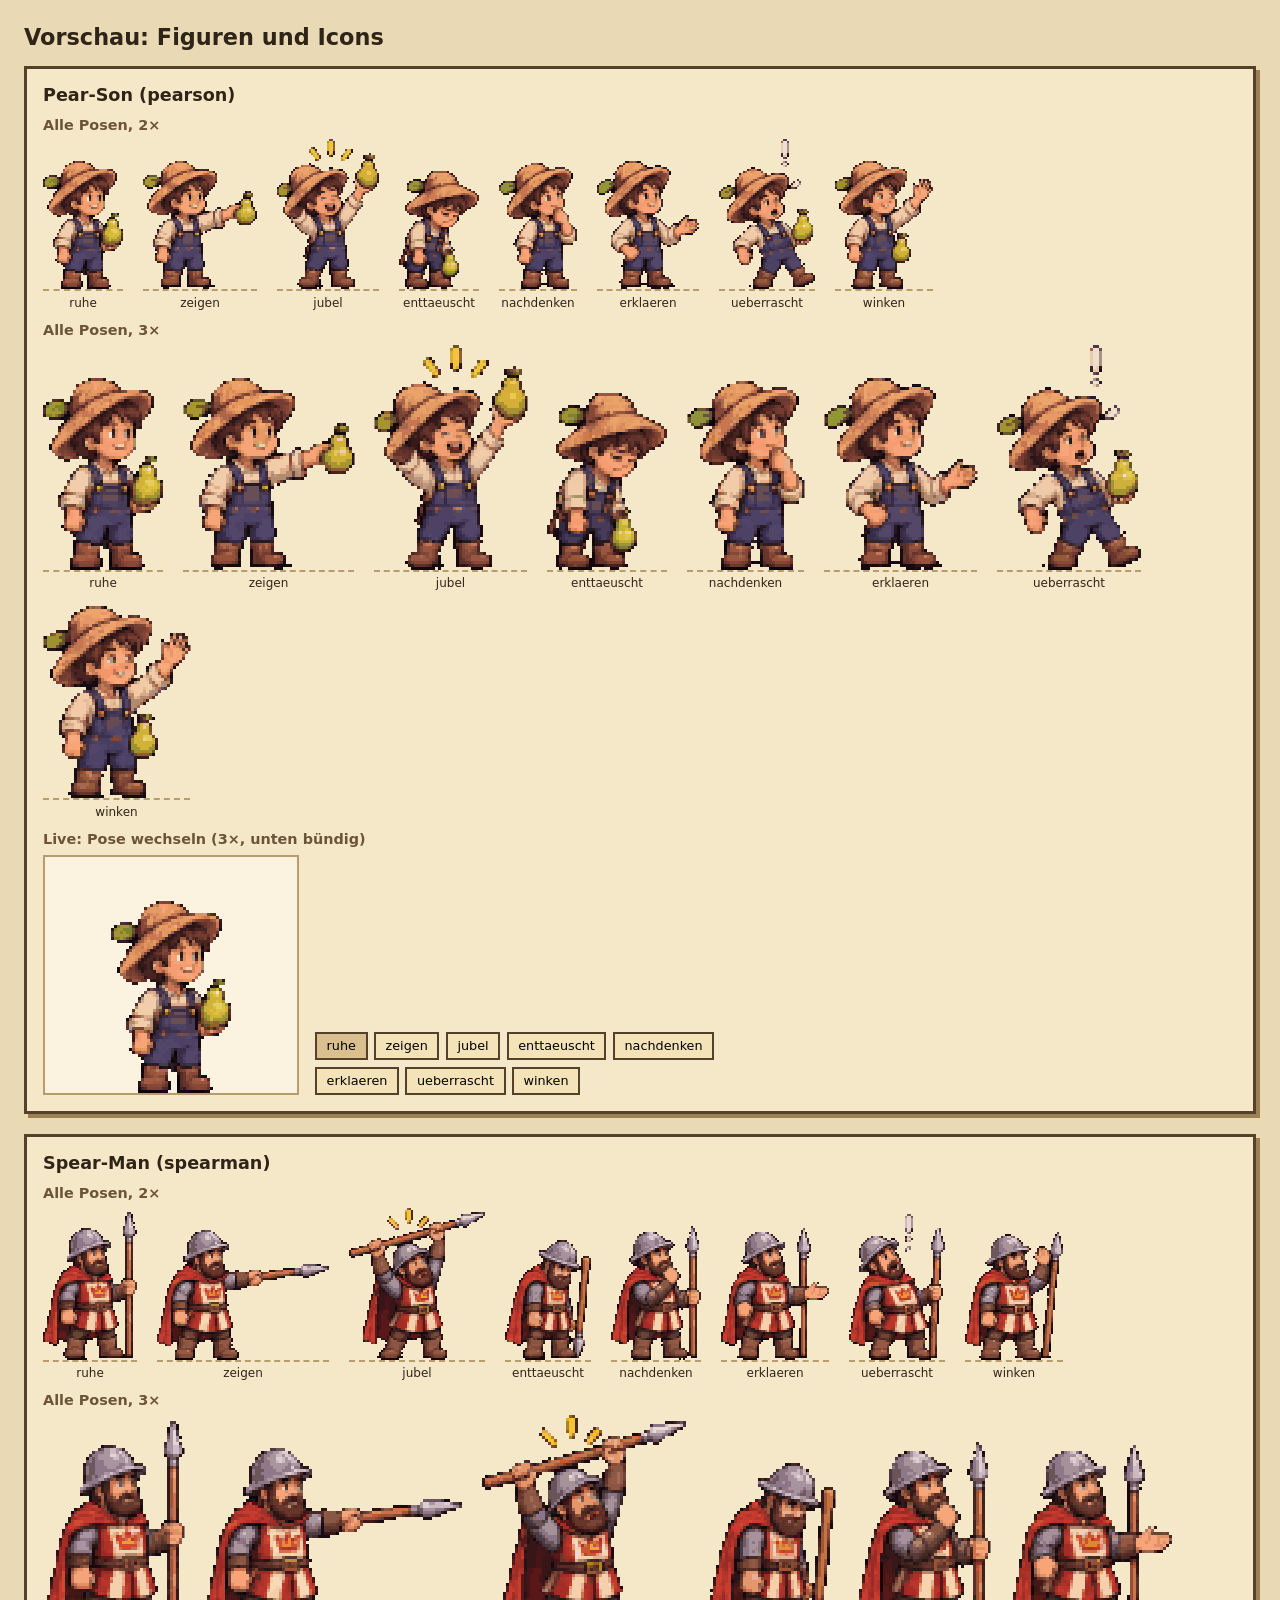
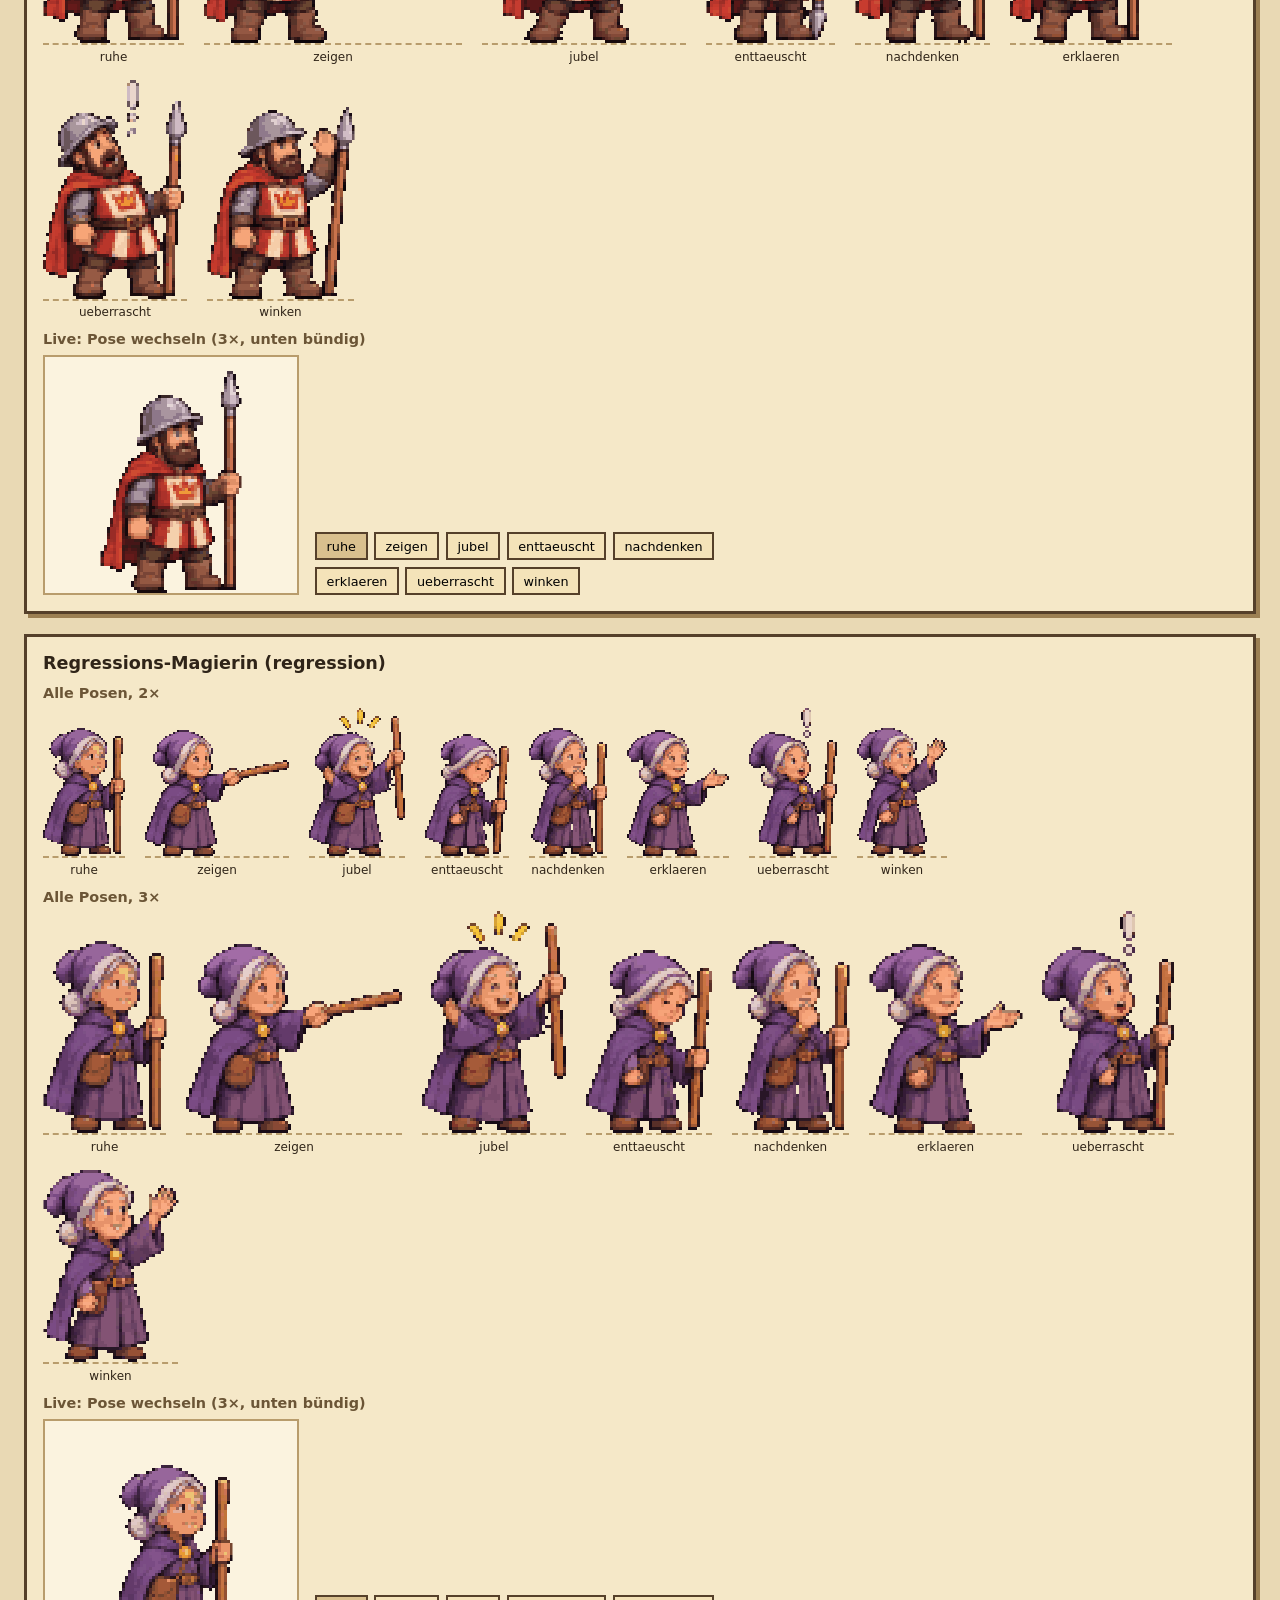
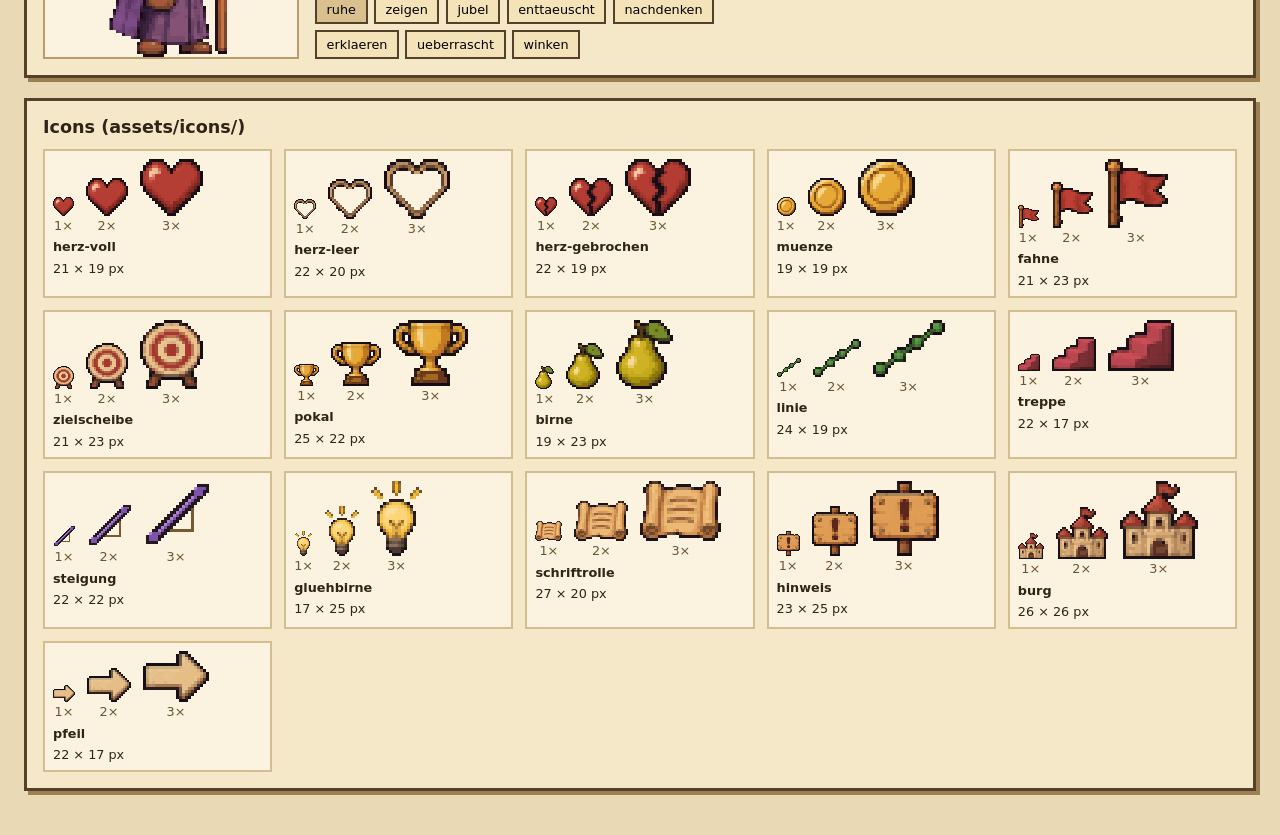
<file: sprites-preview.html>
<!doctype html>
<html lang="de">
  <head>
    <meta charset="utf-8">
    <meta name="viewport" content="width=device-width, initial-scale=1">
    <title>Vorschau: Figuren und Icons</title>
    <link rel="stylesheet" href="./css/characters.css">
    <style>
      :root {
        --parchment: #f5e8c8;
        --ink: #2f2418;
        --frame: #55402a;
      }
      * { box-sizing: border-box; }
      body {
        margin: 0;
        padding: 1.5rem;
        background: #e9d9b4;
        color: var(--ink);
        font-family: system-ui, sans-serif;
      }
      h1 { margin: 0 0 1rem; font-size: 1.4rem; }
      h2 { margin: 0 0 0.75rem; font-size: 1.1rem; }
      h3 { margin: 0.75rem 0 0.4rem; font-size: 0.9rem; color: #6b5536; }
      .card {
        margin-bottom: 1.25rem;
        padding: 1rem;
        border: 3px solid var(--frame);
        background: var(--parchment);
        box-shadow: 4px 4px 0 #9c8053;
      }
      .pose-row {
        display: flex;
        flex-wrap: wrap;
        align-items: flex-end;
        gap: 1rem 1.25rem;
      }
      .pose {
        display: flex;
        flex-direction: column;
        align-items: center;
        gap: 0.3rem;
        font-size: 0.75rem;
      }
      .pose-frame {
        display: flex;
        align-items: flex-end;
        justify-content: center;
        border-bottom: 2px dashed #b89c6c;
      }
      .live {
        display: flex;
        flex-wrap: wrap;
        align-items: flex-end;
        gap: 1rem;
        margin-top: 0.5rem;
      }
      .live-stage {
        display: flex;
        align-items: flex-end;
        justify-content: center;
        min-width: 16rem;
        min-height: 15rem;
        border: 2px solid #b89c6c;
        background: #fbf3df;
      }
      .live-buttons { display: flex; flex-wrap: wrap; gap: 0.4rem; max-width: 30rem; }
      .live-buttons button {
        padding: 0.3rem 0.6rem;
        border: 2px solid var(--frame);
        background: #f4e3b9;
        font: inherit;
        font-size: 0.8rem;
        cursor: pointer;
      }
      .live-buttons button[aria-pressed="true"] { background: #d9c08e; }
      .icon-grid {
        display: grid;
        grid-template-columns: repeat(auto-fill, minmax(13rem, 1fr));
        gap: 0.75rem;
      }
      .icon-sample {
        display: flex;
        flex-direction: column;
        gap: 0.4rem;
        padding: 0.5rem;
        border: 2px solid #d4bd8f;
        background: #fbf3df;
        font-size: 0.8rem;
      }
      .icon-sizes { display: flex; align-items: flex-end; gap: 0.75rem; }
      .icon-sizes img { display: block; image-rendering: pixelated; }
      .size-label { display: flex; flex-direction: column; align-items: center; gap: 0.15rem; color: #6b5536; }
    </style>
  </head>
  <body>
    <h1>Vorschau: Figuren und Icons</h1>
    <div id="characters"></div>
    <section class="card" aria-labelledby="icons-title">
      <h2 id="icons-title">Icons (assets/icons/)</h2>
      <div id="icons" class="icon-grid"></div>
    </section>

    <script type="module">
      import { CHARACTER_NAMES, CHARACTER_POSES, createCharacterSprite } from "./js/characters.js";
      import { ICON_NAMES, iconUrl } from "./js/icons.js";
      import { TEXTS } from "./js/texts.js";

      function el(tag, className = "", text = "") {
        const node = document.createElement(tag);
        if (className) node.className = className;
        if (text) node.textContent = text;
        return node;
      }

      const container = document.querySelector("#characters");
      for (const character of CHARACTER_NAMES) {
        const card = el("section", "card");
        card.append(el("h2", "", `${TEXTS.characterNames[character]} (${character})`));

        for (const scale of [2, 3]) {
          card.append(el("h3", "", `Alle Posen, ${scale}×`));
          const row = el("div", "pose-row");
          for (const pose of CHARACTER_POSES) {
            const item = el("div", "pose");
            const frame = el("div", "pose-frame");
            const sprite = createCharacterSprite(character, { pose, scale });
            frame.append(sprite.element);
            // In der Übersicht soll jede Pose ihren vollen Platz bekommen, ohne Nachbarn zu überdecken.
            sprite.ready.then(() => {
              sprite.element.classList.remove("wippen");
              sprite.element.style.width = sprite.image.style.width;
              sprite.element.style.height = sprite.image.style.height;
              sprite.element.classList.remove("points-right");
            });
            item.append(frame, el("span", "", pose));
            row.append(item);
          }
          card.append(row);
        }

        card.append(el("h3", "", "Live: Pose wechseln (3×, unten bündig)"));
        const live = el("div", "live");
        const stage = el("div", "live-stage");
        const liveSprite = createCharacterSprite(character, { pose: "ruhe", scale: 3 });
        stage.append(liveSprite.element);
        const buttons = el("div", "live-buttons");
        for (const pose of CHARACTER_POSES) {
          const button = el("button", "", pose);
          button.type = "button";
          button.setAttribute("aria-pressed", String(pose === "ruhe"));
          button.addEventListener("click", () => {
            buttons.querySelectorAll("button").forEach((other) => other.setAttribute("aria-pressed", "false"));
            button.setAttribute("aria-pressed", "true");
            void liveSprite.setPose(pose);
          });
          buttons.append(button);
        }
        live.append(stage, buttons);
        card.append(live);
        container.append(card);
      }

      const grid = document.querySelector("#icons");
      for (const name of ICON_NAMES) {
        const sample = el("div", "icon-sample");
        const sizes = el("div", "icon-sizes");
        const probe = new Image();
        probe.src = iconUrl(name);
        probe.onload = () => {
          for (const scale of [1, 2, 3]) {
            const label = el("span", "size-label");
            const image = new Image();
            image.src = probe.src;
            image.alt = "";
            image.width = probe.naturalWidth * scale;
            image.height = probe.naturalHeight * scale;
            label.append(image, el("span", "", `${scale}×`));
            sizes.append(label);
          }
          sample.querySelector(".icon-size-note").textContent = `${probe.naturalWidth} × ${probe.naturalHeight} px`;
        };
        sample.append(sizes, el("strong", "", name), el("span", "icon-size-note"));
        grid.append(sample);
      }
    </script>
  </body>
</html>
</file>
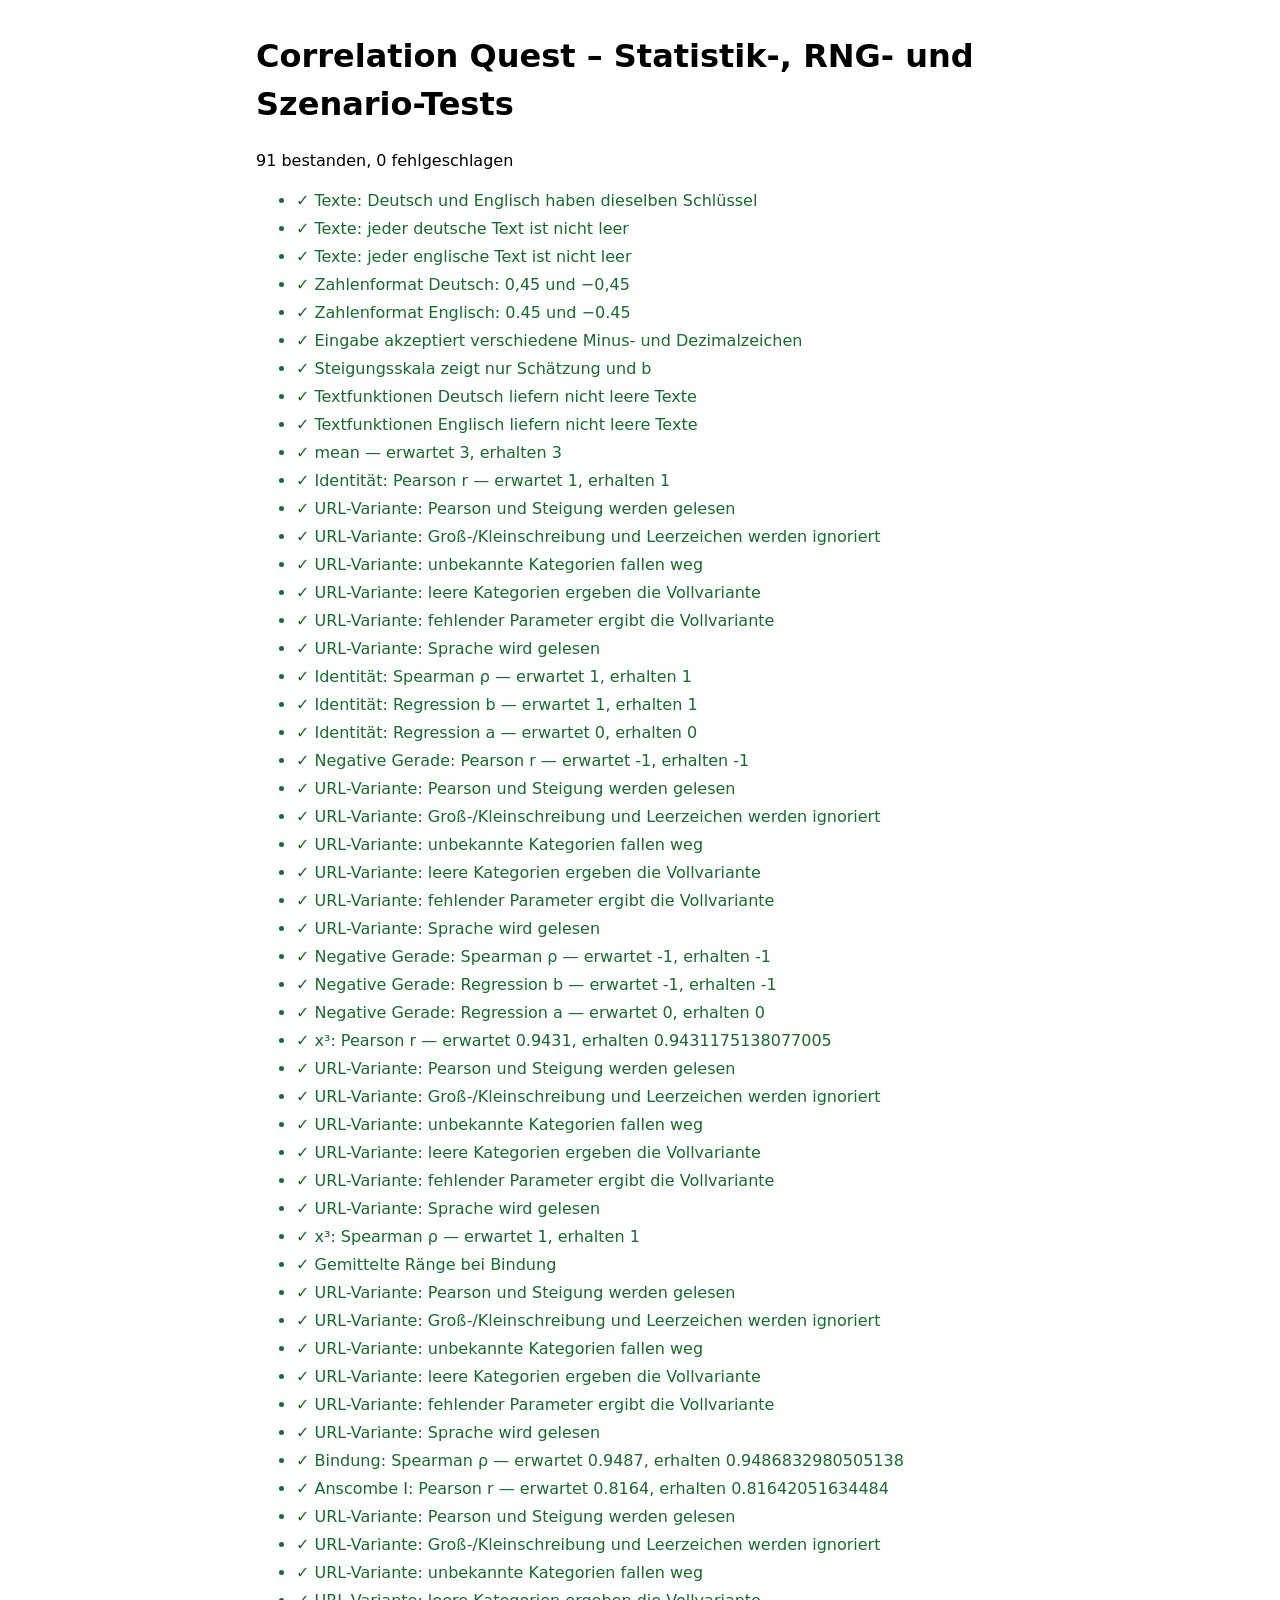
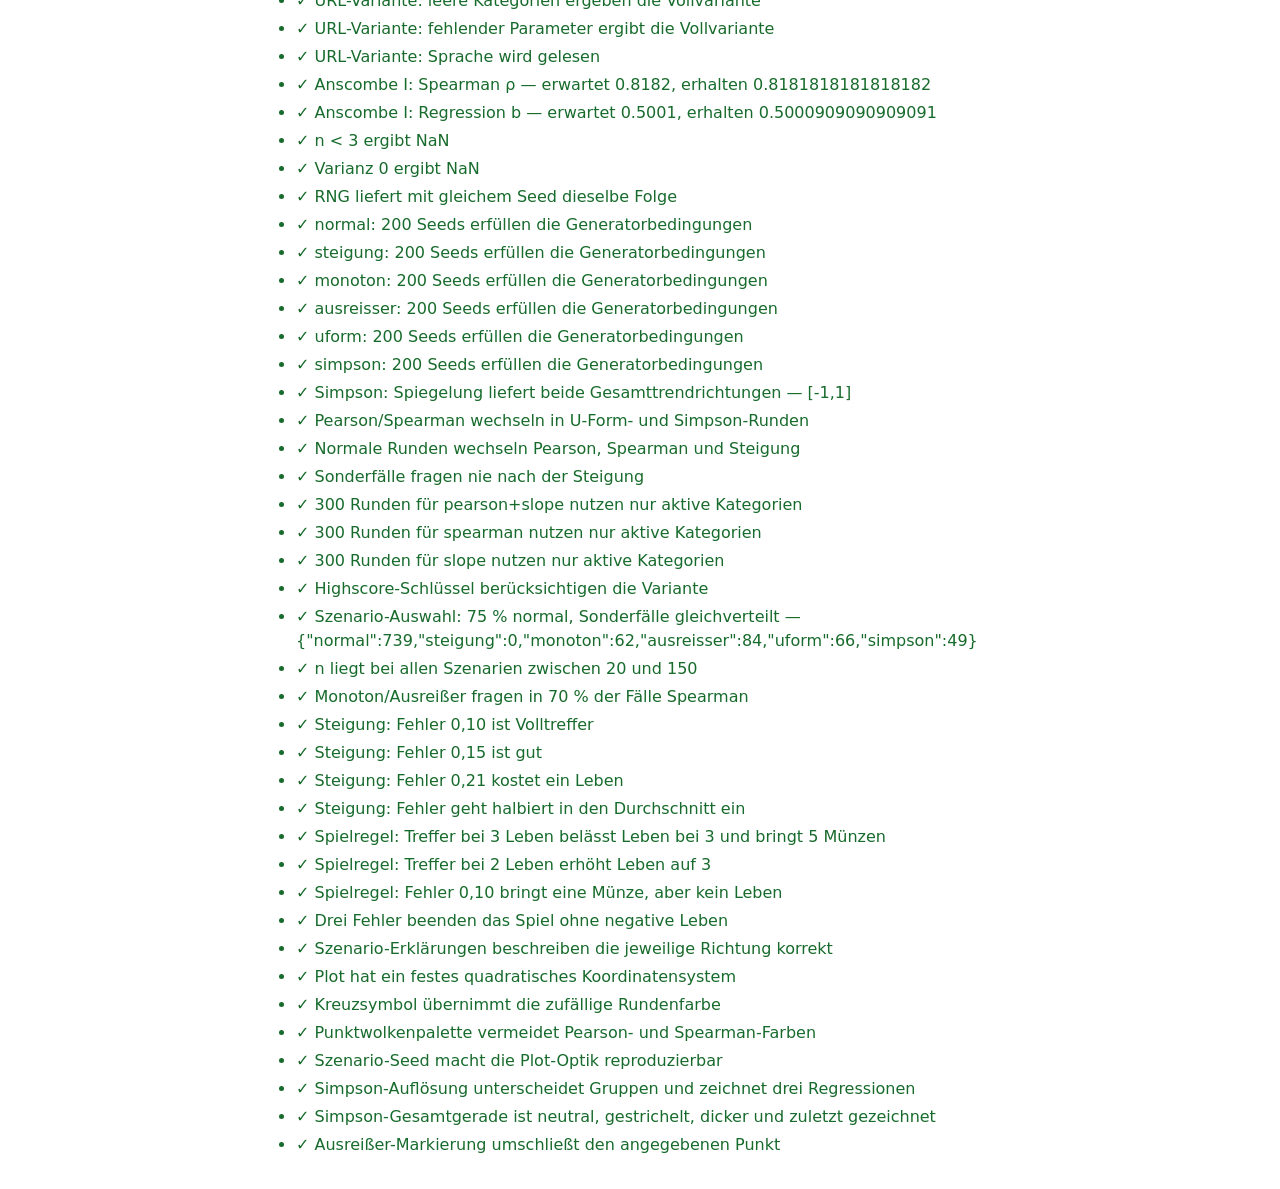
<file: test.html>
<!doctype html>
<html lang="de">
  <head>
    <meta charset="utf-8">
    <meta name="viewport" content="width=device-width, initial-scale=1">
    <title>Correlation Quest – Tests</title>
    <style>
      body { font: 16px/1.5 system-ui, sans-serif; margin: 2rem auto; max-width: 48rem; padding: 0 1rem; }
      .pass { color: #176b2c; }
      .fail { color: #b42318; }
      li { margin: 0.25rem 0; }
    </style>
  </head>
  <body>
    <h1>Correlation Quest – Statistik-, RNG- und Szenario-Tests</h1>
    <p id="summary" aria-live="polite">Tests laufen …</p>
    <ul id="results"></ul>
    <script type="module">
      import { createRng } from "./js/rng.js";
      import {
        colorizeGroups,
        drawGroupRegressionLines,
        drawRegressionLine,
        markOutlier,
        renderPlot,
      } from "./js/plot.js";
      import {
        advanceRound,
        createGameState,
        parseGuessInput,
        resolveRound,
        startRound,
      } from "./js/game.js";
      import {
        explanationFor,
        formatNumber,
        setLanguage,
        TEXTS_DE,
        TEXTS_EN,
      } from "./js/texts.js";
      import { linearRegression, mean, pearson, ranks, spearman } from "./js/stats.js";
      import { createResultScale } from "./js/resultscale.js";
      import { highscoreKey, parseVariant } from "./js/variant.js";
      import {
        createScenario,
        generateMonotonic,
        generateNormal,
        generateOutlier,
        generateSlope,
        generateSimpson,
        generateUForm,
        selectCoefficient,
      } from "./js/scenarios.js";

      const tolerance = 0.0001;
      const results = document.getElementById("results");
      let passed = 0;
      let failed = 0;

      function check(name, condition, detail = "") {
        const item = document.createElement("li");
        item.className = condition ? "pass" : "fail";
        item.textContent = `${condition ? "✓" : "✗"} ${name}${detail ? ` — ${detail}` : ""}`;
        results.append(item);
        if (condition) passed += 1;
        else failed += 1;
      }

      function near(actual, expected) {
        return Number.isFinite(actual) && Math.abs(actual - expected) <= tolerance;
      }

      function checkNear(name, actual, expected) {
        check(name, near(actual, expected), `erwartet ${expected}, erhalten ${actual}`);
      }

      function checkReference(name, x, y, expected) {
        if (expected.r !== undefined) {
          checkNear(`${name}: Pearson r`, pearson(x, y), expected.r);
        }

        check("URL-Variante: Pearson und Steigung werden gelesen",
          JSON.stringify(parseVariant("?categories=pearson,slope").categories)
            === JSON.stringify(["pearson", "slope"]));
        check("URL-Variante: Groß-/Kleinschreibung und Leerzeichen werden ignoriert",
          JSON.stringify(parseVariant("?categories=PEARSON, Slope").categories)
            === JSON.stringify(["pearson", "slope"]));
        check("URL-Variante: unbekannte Kategorien fallen weg",
          JSON.stringify(parseVariant("?categories=foo").categories)
            === JSON.stringify(["pearson", "spearman", "slope"]));
        check("URL-Variante: leere Kategorien ergeben die Vollvariante",
          JSON.stringify(parseVariant("?categories=").categories)
            === JSON.stringify(["pearson", "spearman", "slope"]));
        check("URL-Variante: fehlender Parameter ergibt die Vollvariante",
          JSON.stringify(parseVariant("").categories)
            === JSON.stringify(["pearson", "spearman", "slope"]));
        check("URL-Variante: Sprache wird gelesen",
          parseVariant("?categories=slope&lang=en").language === "en");

        if (expected.rho !== undefined) {
          checkNear(`${name}: Spearman ρ`, spearman(x, y), expected.rho);
        }
        if (expected.b !== undefined) {
          checkNear(`${name}: Regression b`, linearRegression(x, y).b, expected.b);
        }
        if (expected.a !== undefined) {
          checkNear(`${name}: Regression a`, linearRegression(x, y).a, expected.a);
        }
      }

      function textKeys(value, prefix = "") {
        return Object.entries(value).flatMap(([key, entry]) => {
          const path = prefix ? `${prefix}.${key}` : key;
          return entry && typeof entry === "object" && typeof entry !== "function"
            ? textKeys(entry, path) : [path];
        }).sort();
      }

      const germanKeys = textKeys(TEXTS_DE);
      const englishKeys = textKeys(TEXTS_EN);
      check("Texte: Deutsch und Englisch haben dieselben Schlüssel",
        JSON.stringify(germanKeys) === JSON.stringify(englishKeys));
      check("Texte: jeder deutsche Text ist nicht leer",
        germanKeys.every((key) => {
          const value = key.split(".").reduce((object, part) => object[part], TEXTS_DE);
          return typeof value === "function" || (typeof value === "string" && value.trim() !== "");
        }));
      check("Texte: jeder englische Text ist nicht leer",
        englishKeys.every((key) => {
          const value = key.split(".").reduce((object, part) => object[part], TEXTS_EN);
          return typeof value === "function" || (typeof value === "string" && value.trim() !== "");
        }));
      setLanguage("de");
      check("Zahlenformat Deutsch: 0,45 und −0,45",
        formatNumber(0.45) === "0,45" && formatNumber(-0.45) === "−0,45");
      setLanguage("en");
      check("Zahlenformat Englisch: 0.45 und −0.45",
        formatNumber(0.45) === "0.45" && formatNumber(-0.45) === "−0.45");
      check("Eingabe akzeptiert verschiedene Minus- und Dezimalzeichen",
        parseGuessInput("−0,45") === -0.45
          && parseGuessInput("-0.45") === -0.45
          && parseGuessInput("-,5") === -0.5);
      const slopeScale = createResultScale({
        estimate: 0.2,
        pearson: 0.7,
        slope: 0.8,
        asked: "slope",
        min: -2,
        max: 2,
        tolerance: { wide: 0.2, narrow: 0.1 },
        labels: {
          estimate: "Schätzung",
          pearson: "Pearson r",
          slope: "Steigung b",
          ariaLabel: "Steigungsskala",
        },
      });
      check("Steigungsskala zeigt nur Schätzung und b",
        slopeScale.querySelector(".marker-estimate")
          && slopeScale.querySelector(".marker-slope")
          && !slopeScale.querySelector(".marker-pearson"));
      setLanguage("de");
      for (const [language, texts] of [["Deutsch", TEXTS_DE], ["Englisch", TEXTS_EN]]) {
        const generated = [
          texts.charactersLoadError("x"),
          texts.roundResolved(1),
          texts.scaleAria("0.00", "0.45", "0.45"),
          texts.guessResult("0.00", "0.45"),
          texts.scenarioExplanations.normalDifference,
        ];
        check(`Textfunktionen ${language} liefern nicht leere Texte`,
          generated.every((text) => typeof text === "string" && text.trim() !== ""));
      }

      const sequence = [1, 2, 3, 4, 5];
      checkNear("mean", mean(sequence), 3);
      checkReference("Identität", sequence, sequence, { r: 1, rho: 1, a: 0, b: 1 });
      checkReference("Negative Gerade", sequence, sequence.map((value) => -value), {
        r: -1,
        rho: -1,
        a: 0,
        b: -1,
      });

      const cubes = sequence.map((value) => value ** 3);
      checkReference("x³", sequence, cubes, { r: 0.9431, rho: 1 });

      const tiedX = [1, 2, 2, 3];
      const tiedY = [1, 2, 3, 4];
      check("Gemittelte Ränge bei Bindung", JSON.stringify(ranks(tiedX)) === JSON.stringify([1, 2.5, 2.5, 4]));
      checkReference("Bindung", tiedX, tiedY, { rho: 0.9487 });

      const anscombeX = [10, 8, 13, 9, 11, 14, 6, 4, 12, 7, 5];
      const anscombeY = [8.04, 6.95, 7.58, 8.81, 8.33, 9.96, 7.24, 4.26, 10.84, 4.82, 5.68];
      checkReference("Anscombe I", anscombeX, anscombeY, {
        r: 0.8164,
        rho: 0.8182,
        b: 0.5001,
      });

      check("n < 3 ergibt NaN", Number.isNaN(pearson([1, 2], [1, 2]))
        && Number.isNaN(spearman([1, 2], [1, 2]))
        && Number.isNaN(linearRegression([1, 2], [1, 2]).b));
      check("Varianz 0 ergibt NaN", Number.isNaN(pearson([1, 1, 1], [1, 2, 3]))
        && Number.isNaN(spearman([1, 1, 1], [1, 2, 3]))
        && Number.isNaN(linearRegression([1, 1, 1], [1, 2, 3]).b));

      const firstRng = createRng(12345);
      const secondRng = createRng(12345);
      const firstSequence = Array.from({ length: 10 }, () => firstRng.random());
      const secondSequence = Array.from({ length: 10 }, () => secondRng.random());
      check("RNG liefert mit gleichem Seed dieselbe Folge", firstSequence.every(
        (value, index) => value === secondSequence[index],
      ));

      const generators = [
        ["normal", generateNormal],
        ["steigung", generateSlope],
        ["monoton", generateMonotonic],
        ["ausreisser", generateOutlier],
        ["uform", generateUForm],
        ["simpson", generateSimpson],
      ];

      for (const [type, generate] of generators) {
        let valid = true;
        let detail = "";
        const overallSigns = new Set();
        for (let seed = 0; seed < 200 && valid; seed += 1) {
          const rng = createRng(seed);
          const n = rng.integer(20, 150);
          const scenario = generate(rng, n);
          const x = scenario.points.map((point) => point.x);
          const y = scenario.points.map((point) => point.y);
          const r = pearson(x, y);
          const rho = spearman(x, y);
          const b = linearRegression(x, y).b;
          valid = scenario.type === type
            && scenario.points.length === n
            && Number.isFinite(r)
            && Number.isFinite(rho)
            && Number.isFinite(b)
            && scenario.points.every((point) => (
              Number.isFinite(point.x) && Number.isFinite(point.y)
                && point.x >= 0.05 && point.x <= 0.95
                && point.y >= 0.05 && point.y <= 0.95
            ))
            && (type === "steigung"
              || (Math.min(...x) === 0.05 && Math.max(...x) === 0.95
                && Math.min(...y) === 0.05 && Math.max(...y) === 0.95));

          if (type === "steigung") {
            const contrastValid = scenario.contrast === null
              || (scenario.contrast === "flat" && Math.abs(r) >= 0.8 && Math.abs(b) <= 0.4)
              || (scenario.contrast === "steep" && Math.abs(r) <= 0.6 && Math.abs(b) >= 1);
            valid = valid && Math.abs(b) <= 1.9 && contrastValid;
          }

          if (type === "monoton") {
            const ordered = scenario.points.every((point, index) => (
              index === 0 || point.x > scenario.points[index - 1].x
            ));
            const increasing = scenario.points.every((point, index) => (
              index === 0 || point.y > scenario.points[index - 1].y
            ));
            const decreasing = scenario.points.every((point, index) => (
              index === 0 || point.y < scenario.points[index - 1].y
            ));
            valid = valid && ordered && (increasing || decreasing) && Math.abs(r - rho) >= 0.15;
          } else if (type === "ausreisser") {
            valid = valid && scenario.outlierIndex === n - 1 && Math.abs(r - rho) >= 0.15;
          } else if (type === "uform") {
            valid = valid && Math.abs(r) < 0.15 && Math.abs(rho) < 0.15;
          } else if (type === "simpson") {
            overallSigns.add(Math.sign(r));
            const groupRs = scenario.groups.map((group) => {
              const points = scenario.points.filter((point) => point.group === group);
              return pearson(
                points.map((point) => point.x),
                points.map((point) => point.y),
              );
            });
            valid = valid && Math.abs(r) >= 0.3
              && groupRs.every((groupR) => Math.abs(groupR) >= 0.5 && groupR * r < 0);
          }
          if (!valid) detail = `Seed ${seed}: r=${r}, ρ=${rho}`;
        }
        check(`${type}: 200 Seeds erfüllen die Generatorbedingungen`, valid, detail);
        if (type === "simpson") {
          check("Simpson: Spiegelung liefert beide Gesamttrendrichtungen",
            overallSigns.has(-1) && overallSigns.has(1), JSON.stringify([...overallSigns]));
        }
      }

      const roundTypes = ["uform", "simpson"];
      check("Pearson/Spearman wechseln in U-Form- und Simpson-Runden",
        roundTypes.every((type) => (
          selectCoefficient(type, 1, createRng(1)) === "pearson"
            && selectCoefficient(type, 2, createRng(1)) === "spearman"
        )));
      check("Normale Runden wechseln Pearson, Spearman und Steigung",
        [1, 2, 3, 4, 5, 6].every((round, index) => (
          selectCoefficient("normal", round, createRng(1))
            === ["pearson", "spearman", "slope"][index % 3]
        )));
      check("Sonderfälle fragen nie nach der Steigung",
        ["monoton", "ausreisser", "uform", "simpson"].every((type) => (
          [1, 2, 3].every((round) => selectCoefficient(type, round, createRng(1)) !== "slope")
        )));

        for (const categories of [["pearson", "slope"], ["spearman"], ["slope"]]) {
          let valid = true;
          let detail = "";
          for (let round = 1; round <= 300 && valid; round += 1) {
            const scenario = createScenario(round, round, round, categories);
            valid = categories.includes(scenario.coefficient)
              && (scenario.type !== "monoton" && scenario.type !== "ausreisser"
                || categories.includes("spearman"));
            if (!valid) detail = `${scenario.type}/${scenario.coefficient}`;
          }
          check(`300 Runden für ${categories.join("+")} nutzen nur aktive Kategorien`, valid, detail);
        }
        check("Highscore-Schlüssel berücksichtigen die Variante",
          highscoreKey(["pearson", "spearman", "slope"]) === "correlation-guesser-highscore"
            && highscoreKey(["pearson", "slope"]) === "correlation-guesser-highscore:pearson+slope");

      let spearmanCount = 0;
      let sampleSizesValid = true;
      const scenarioCounts = {
        normal: 0, steigung: 0, monoton: 0, ausreisser: 0, uform: 0, simpson: 0,
      };
      for (let seed = 0; seed < 1000; seed += 1) {
        const scenario = createScenario(seed, 1);
        scenarioCounts[scenario.type] += 1;
        if (scenario.type === "monoton" || scenario.type === "ausreisser") {
          if (scenario.coefficient === "spearman") spearmanCount += 1;
        }
        sampleSizesValid = sampleSizesValid && scenario.n === scenario.points.length
          && scenario.n >= 20 && scenario.n <= 150
          && (scenario.type === "steigung" ? scenario.coefficient === "slope"
            : scenario.type === "monoton" || scenario.type === "ausreisser"
            ? scenario.coefficient === "pearson" || scenario.coefficient === "spearman"
            : scenario.coefficient === "pearson");
      }
      check("Szenario-Auswahl: 75 % normal, Sonderfälle gleichverteilt",
        scenarioCounts.normal + scenarioCounts.steigung > 700
          && scenarioCounts.normal + scenarioCounts.steigung < 800
          && Object.values(scenarioCounts).slice(2).every((count) => count > 40 && count < 90),
        JSON.stringify(scenarioCounts));
      check("n liegt bei allen Szenarien zwischen 20 und 150", sampleSizesValid);
      check("Monoton/Ausreißer fragen in 70 % der Fälle Spearman",
        spearmanCount / (scenarioCounts.monoton + scenarioCounts.ausreisser) > 0.65
          && spearmanCount / (scenarioCounts.monoton + scenarioCounts.ausreisser) < 0.75);

      const slopeScenario = {
        type: "steigung",
        coefficient: "slope",
        points: [{ x: 0.05, y: 0.05 }, { x: 0.5, y: 0.5 }, { x: 0.95, y: 0.95 }],
      };
      const slopeState = startRound(createGameState(), slopeScenario);
      const slopeHit = resolveRound(slopeState, 0.9);
      const slopeGood = resolveRound(startRound(createGameState(), slopeScenario), 0.85);
      const slopeMiss = resolveRound(startRound(createGameState(), slopeScenario), 0.79);
      check("Steigung: Fehler 0,10 ist Volltreffer", slopeHit.result.error === 0.1
        && slopeHit.coins === 5 && slopeHit.lives === 3);
      check("Steigung: Fehler 0,15 ist gut", slopeGood.result.error === 0.15
        && slopeGood.coins === 1 && slopeGood.lives === 3);
      check("Steigung: Fehler 0,21 kostet ein Leben", slopeMiss.result.error === 0.21
        && slopeMiss.coins === 0 && slopeMiss.lives === 2);
      check("Steigung: Fehler geht halbiert in den Durchschnitt ein",
        slopeHit.result.averageError === 0.05);

      const exactScenario = {
        type: "normal",
        coefficient: "pearson",
        points: [{ x: 0.05, y: 0.05 }, { x: 0.5, y: 0.5 }, { x: 0.95, y: 0.95 }],
      };
      const preciseRound = resolveRound(startRound(createGameState(), exactScenario), 0.95);
      check("Spielregel: Treffer bei 3 Leben belässt Leben bei 3 und bringt 5 Münzen",
        preciseRound.result.error === 0.05
          && preciseRound.coins === 5 && preciseRound.lives === 3);
      const twoLivesState = { ...createGameState(), lives: 2 };
      const recoveredRound = resolveRound(startRound(twoLivesState, exactScenario), 0.95);
      check("Spielregel: Treffer bei 2 Leben erhöht Leben auf 3",
        recoveredRound.result.error === 0.05
          && recoveredRound.coins === 5 && recoveredRound.lives === 3);
      const closeRound = resolveRound(startRound(createGameState(), exactScenario), 0.9);
      check("Spielregel: Fehler 0,10 bringt eine Münze, aber kein Leben",
        closeRound.result.error === 0.1
          && closeRound.coins === 1 && closeRound.lives === 3);
      let losingRound = createGameState();
      for (let round = 0; round < 3; round += 1) {
        losingRound = startRound(losingRound, exactScenario);
        losingRound = resolveRound(losingRound, 0.89);
        losingRound = advanceRound(losingRound);
      }
      check("Drei Fehler beenden das Spiel ohne negative Leben",
        losingRound.phase === "gameover" && losingRound.lives === 0);
      check("Szenario-Erklärungen beschreiben die jeweilige Richtung korrekt",
        explanationFor({ type: "simpson" }, { pearson: 0.6 }).includes("steigt")
          && explanationFor({ type: "simpson" }, { pearson: -0.6 }).includes("fällt")
          && explanationFor({ type: "monoton" }, { spearman: -1 }).includes("fallen"));

      const plotContainer = document.createElement("div");
      document.body.append(plotContainer);
      const simpson = generateSimpson(createRng(2468), 60);
      const plotSvg = renderPlot(plotContainer, simpson.points, { random: () => 0.5 });
      check("Plot hat ein festes quadratisches Koordinatensystem",
        plotSvg.getAttribute("viewBox") === "0 0 600 600"
          && plotSvg.querySelectorAll(".plot-point").length === simpson.points.length
          && [...plotSvg.querySelectorAll(".plot-tick-label")].filter(
            (label) => ["0", "0,25", "0,5", "0,75", "1"].includes(label.textContent),
          ).length === 10);
      const crossSvg = renderPlot(plotContainer, simpson.points, { random: () => 0.99 });
      const cross = crossSvg.querySelector(".plot-point");
      check("Kreuzsymbol übernimmt die zufällige Rundenfarbe",
        cross.firstElementChild.getAttribute("stroke") === "currentColor"
          && cross.getAttribute("color") === cross.getAttribute("fill"));

      const expectedPlotColors = new Set([
        "#005B94", "#806040", "#805000", "#4A5568", "#0072B2", "#A65F00",
      ]);
      const renderedPlotColors = new Set(Array.from({ length: 6 }, (_, index) => {
        const color = (index + 0.1) / 6;
        const coloredPlot = renderPlot(plotContainer, simpson.points, { random: () => color });
        return coloredPlot.querySelector(".plot-point").getAttribute("fill");
      }));
      check("Punktwolkenpalette vermeidet Pearson- und Spearman-Farben",
        renderedPlotColors.size === expectedPlotColors.size
          && [...renderedPlotColors].every((color) => expectedPlotColors.has(color)));

      const seededScenario = createScenario(684, 1);
      const seededPlot = renderPlot(plotContainer, seededScenario.points, {
        random: createRng(seededScenario.seed).random,
      });
      const seededStyle = seededPlot.querySelector(".plot-point");
      const repeatedPlot = renderPlot(plotContainer, seededScenario.points, {
        random: createRng(seededScenario.seed).random,
      });
      const repeatedStyle = repeatedPlot.querySelector(".plot-point");
      check("Szenario-Seed macht die Plot-Optik reproduzierbar",
        seededScenario.seed === 684
          && seededStyle.getAttribute("fill") === repeatedStyle.getAttribute("fill")
          && seededStyle.firstElementChild.tagName === repeatedStyle.firstElementChild.tagName
          && seededStyle.getAttribute("opacity") === repeatedStyle.getAttribute("opacity"));

      const groupedSvg = renderPlot(plotContainer, simpson.points, { random: () => 0.5 });
      colorizeGroups(groupedSvg);
      const groupStyles = new Set([...groupedSvg.querySelectorAll(".plot-point")].map((point) => (
        `${point.getAttribute("fill")}:${point.firstElementChild.tagName}`
      )));
      const groupLines = drawGroupRegressionLines(groupedSvg, simpson.points, simpson.groups);
      const overallLine = drawRegressionLine(groupedSvg, simpson.points, {
        color: "#3F3F46",
        className: "regression-line overall-regression-line",
        strokeWidth: 4.5,
        strokeDasharray: "10 7",
      }).line;
      check("Simpson-Auflösung unterscheidet Gruppen und zeichnet drei Regressionen",
        groupStyles.size === 3 && groupLines.length === 3
          && groupLines.every(({ b }) => Number.isFinite(b))
          && [...groupStyles].every((style) => (
            ["#005B94", "#806040", "#805000"].some((color) => style.startsWith(`${color}:`))
          )));
      check("Simpson-Gesamtgerade ist neutral, gestrichelt, dicker und zuletzt gezeichnet",
        overallLine === groupedSvg.lastElementChild
          && overallLine.getAttribute("stroke") === "#3F3F46"
          && overallLine.getAttribute("stroke-width") === "4.5"
          && overallLine.getAttribute("stroke-dasharray") === "10 7");

      const outlier = generateOutlier(createRng(84), 60);
      const outlierSvg = renderPlot(plotContainer, outlier.points, {
        random: createRng(84).random,
      });
      markOutlier(outlierSvg, outlier.outlierIndex);
      check("Ausreißer-Markierung umschließt den angegebenen Punkt",
        outlierSvg.querySelector(".outlier-marker")?.getAttribute("cx")
          === outlierSvg.querySelector(
            `.plot-point[data-index="${outlier.outlierIndex}"]`,
          )?.getAttribute("data-x"));
      plotContainer.remove();

      document.getElementById("summary").textContent = `${passed} bestanden, ${failed} fehlgeschlagen`;
    </script>
  </body>
</html>
</file>
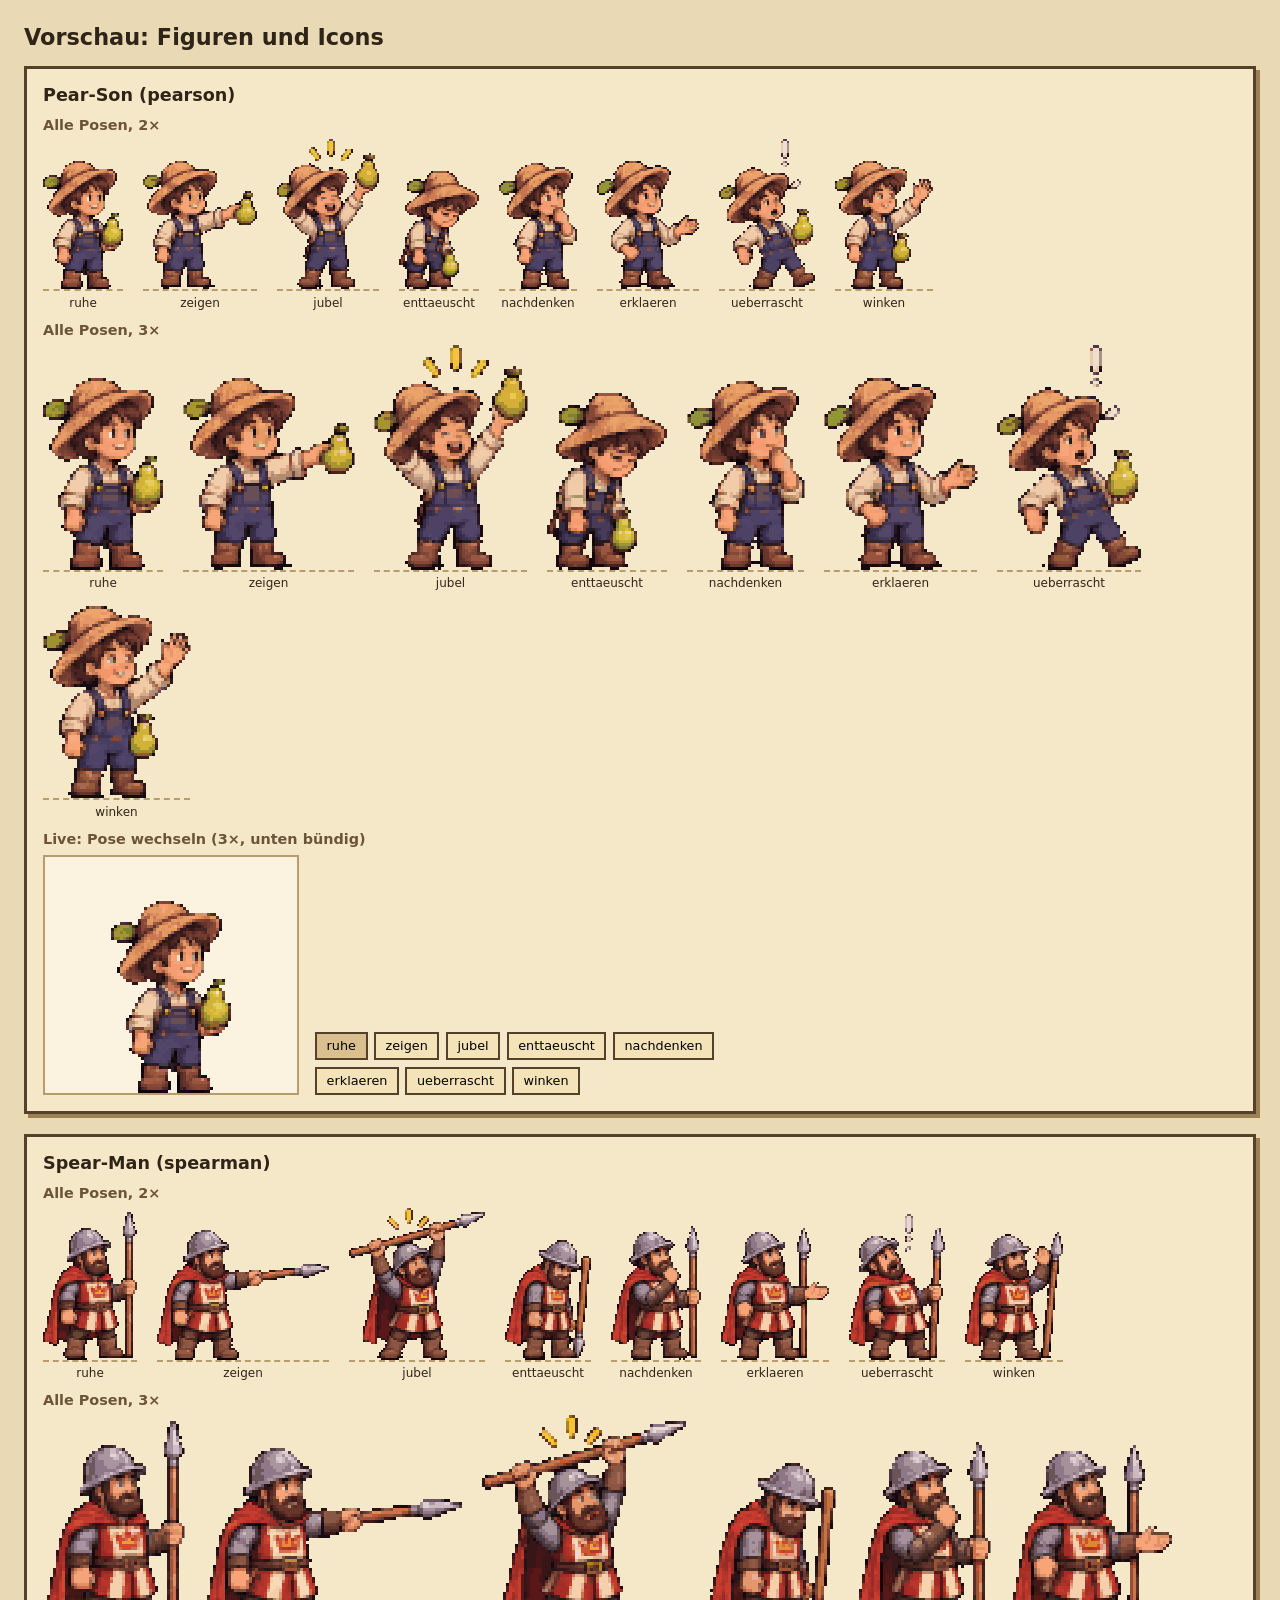
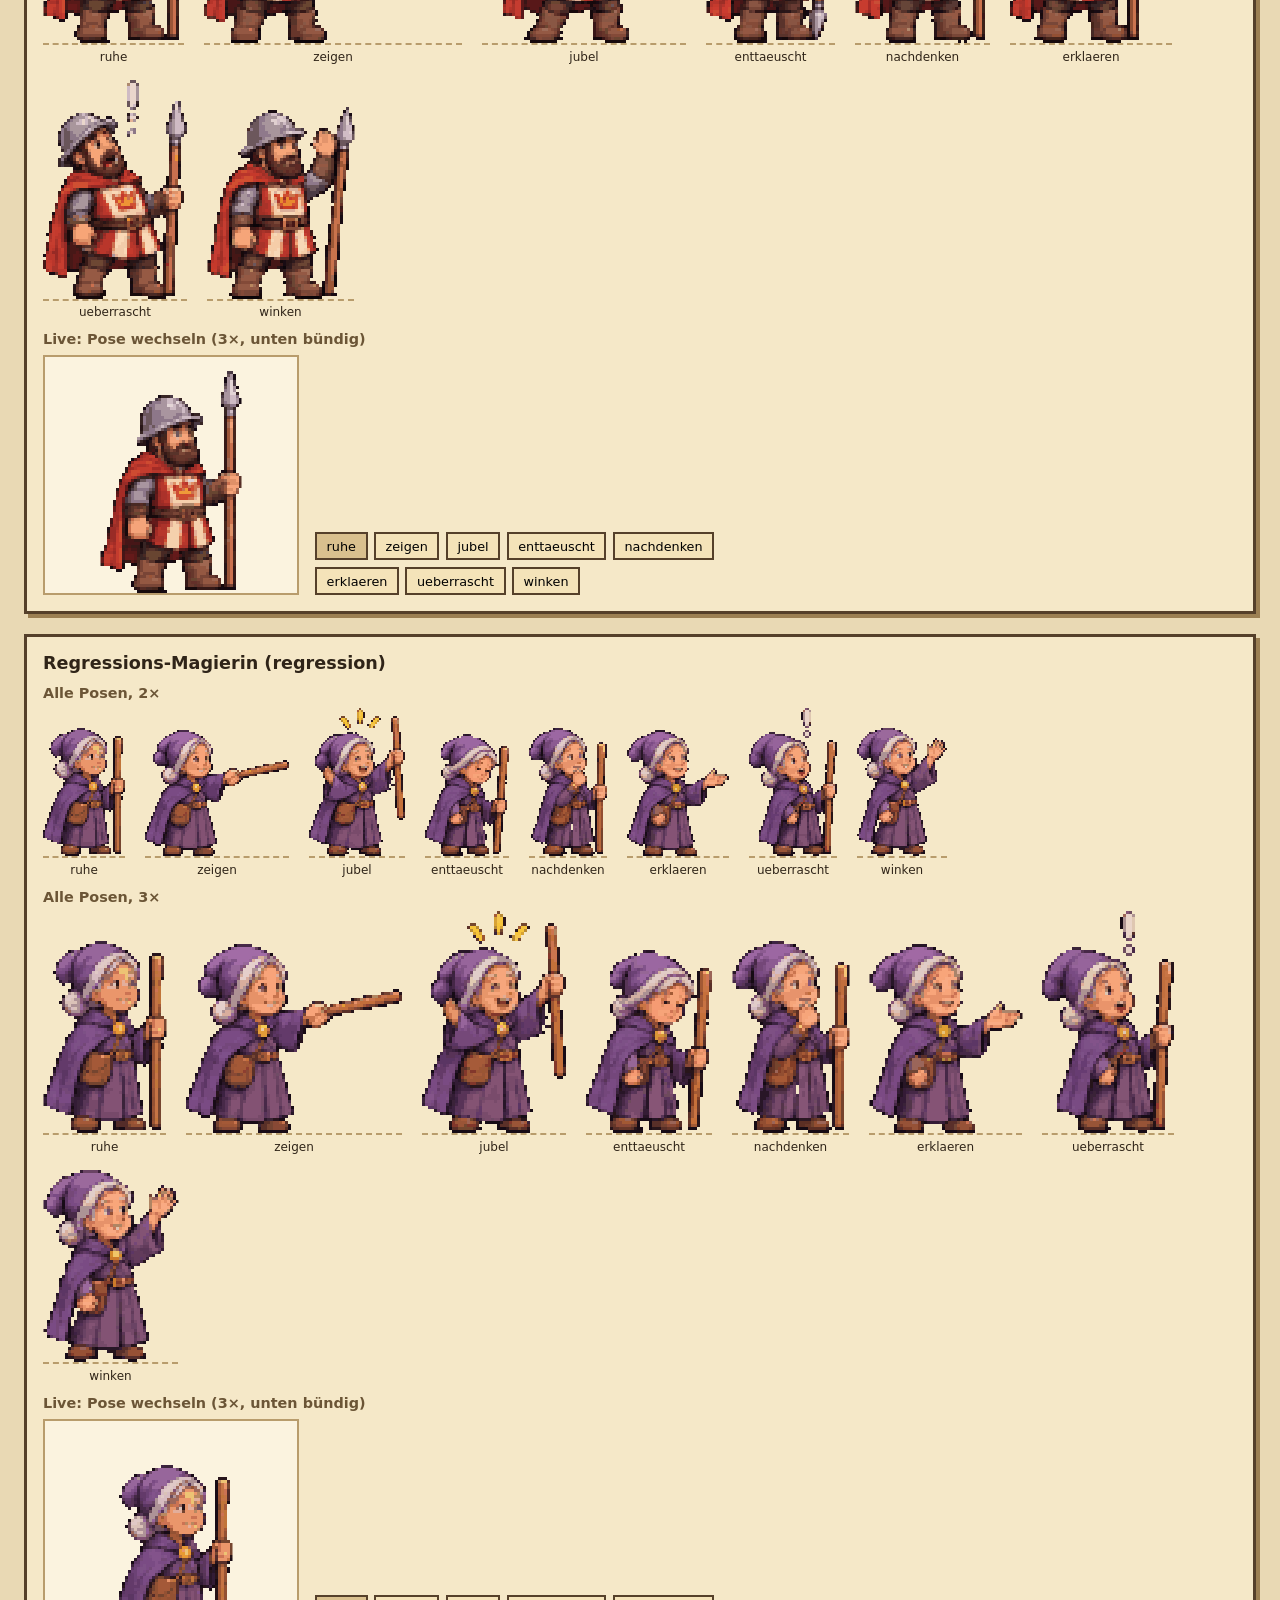
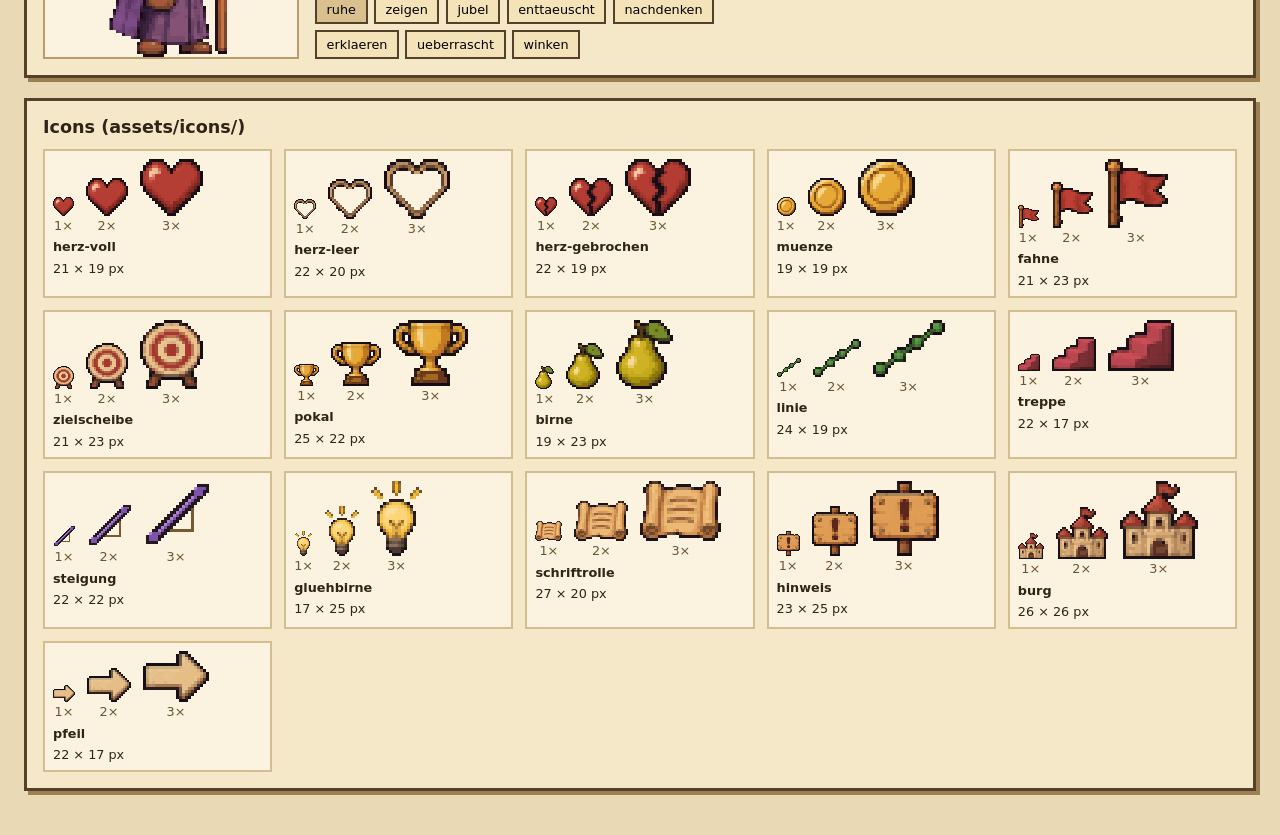
<file: tools/sprites-preview.html>
<!doctype html>
<html lang="de">
  <head>
    <meta charset="utf-8">
    <meta name="viewport" content="width=device-width, initial-scale=1">
    <title>Vorschau: Figuren und Icons</title>
    <link rel="stylesheet" href="../css/characters.css">
    <style>
      :root {
        --parchment: #f5e8c8;
        --ink: #2f2418;
        --frame: #55402a;
      }
      * { box-sizing: border-box; }
      body {
        margin: 0;
        padding: 1.5rem;
        background: #e9d9b4;
        color: var(--ink);
        font-family: system-ui, sans-serif;
      }
      h1 { margin: 0 0 1rem; font-size: 1.4rem; }
      h2 { margin: 0 0 0.75rem; font-size: 1.1rem; }
      h3 { margin: 0.75rem 0 0.4rem; font-size: 0.9rem; color: #6b5536; }
      .card {
        margin-bottom: 1.25rem;
        padding: 1rem;
        border: 3px solid var(--frame);
        background: var(--parchment);
        box-shadow: 4px 4px 0 #9c8053;
      }
      .pose-row {
        display: flex;
        flex-wrap: wrap;
        align-items: flex-end;
        gap: 1rem 1.25rem;
      }
      .pose {
        display: flex;
        flex-direction: column;
        align-items: center;
        gap: 0.3rem;
        font-size: 0.75rem;
      }
      .pose-frame {
        display: flex;
        align-items: flex-end;
        justify-content: center;
        border-bottom: 2px dashed #b89c6c;
      }
      .live {
        display: flex;
        flex-wrap: wrap;
        align-items: flex-end;
        gap: 1rem;
        margin-top: 0.5rem;
      }
      .live-stage {
        display: flex;
        align-items: flex-end;
        justify-content: center;
        min-width: 16rem;
        min-height: 15rem;
        border: 2px solid #b89c6c;
        background: #fbf3df;
      }
      .live-buttons { display: flex; flex-wrap: wrap; gap: 0.4rem; max-width: 30rem; }
      .live-buttons button {
        padding: 0.3rem 0.6rem;
        border: 2px solid var(--frame);
        background: #f4e3b9;
        font: inherit;
        font-size: 0.8rem;
        cursor: pointer;
      }
      .live-buttons button[aria-pressed="true"] { background: #d9c08e; }
      .icon-grid {
        display: grid;
        grid-template-columns: repeat(auto-fill, minmax(13rem, 1fr));
        gap: 0.75rem;
      }
      .icon-sample {
        display: flex;
        flex-direction: column;
        gap: 0.4rem;
        padding: 0.5rem;
        border: 2px solid #d4bd8f;
        background: #fbf3df;
        font-size: 0.8rem;
      }
      .icon-sizes { display: flex; align-items: flex-end; gap: 0.75rem; }
      .icon-sizes img { display: block; image-rendering: pixelated; }
      .size-label { display: flex; flex-direction: column; align-items: center; gap: 0.15rem; color: #6b5536; }
    </style>
  </head>
  <body>
    <h1>Vorschau: Figuren und Icons</h1>
    <div id="characters"></div>
    <section class="card" aria-labelledby="icons-title">
      <h2 id="icons-title">Icons (assets/icons/)</h2>
      <div id="icons" class="icon-grid"></div>
    </section>

    <script type="module">
      import { CHARACTER_NAMES, CHARACTER_POSES, createCharacterSprite } from "../js/characters.js";
      import { ICON_NAMES, iconUrl } from "../js/icons.js";
      import { TEXTS } from "../js/texts.js";

      function el(tag, className = "", text = "") {
        const node = document.createElement(tag);
        if (className) node.className = className;
        if (text) node.textContent = text;
        return node;
      }

      const container = document.querySelector("#characters");
      for (const character of CHARACTER_NAMES) {
        const card = el("section", "card");
        card.append(el("h2", "", `${TEXTS.characterNames[character]} (${character})`));

        for (const scale of [2, 3]) {
          card.append(el("h3", "", `Alle Posen, ${scale}×`));
          const row = el("div", "pose-row");
          for (const pose of CHARACTER_POSES) {
            const item = el("div", "pose");
            const frame = el("div", "pose-frame");
            const sprite = createCharacterSprite(character, { pose, scale });
            frame.append(sprite.element);
            // In der Übersicht soll jede Pose ihren vollen Platz bekommen, ohne Nachbarn zu überdecken.
            sprite.ready.then(() => {
              sprite.element.classList.remove("wippen");
              sprite.element.style.width = sprite.image.style.width;
              sprite.element.style.height = sprite.image.style.height;
              sprite.element.classList.remove("points-right");
            });
            item.append(frame, el("span", "", pose));
            row.append(item);
          }
          card.append(row);
        }

        card.append(el("h3", "", "Live: Pose wechseln (3×, unten bündig)"));
        const live = el("div", "live");
        const stage = el("div", "live-stage");
        const liveSprite = createCharacterSprite(character, { pose: "ruhe", scale: 3 });
        stage.append(liveSprite.element);
        const buttons = el("div", "live-buttons");
        for (const pose of CHARACTER_POSES) {
          const button = el("button", "", pose);
          button.type = "button";
          button.setAttribute("aria-pressed", String(pose === "ruhe"));
          button.addEventListener("click", () => {
            buttons.querySelectorAll("button").forEach((other) => other.setAttribute("aria-pressed", "false"));
            button.setAttribute("aria-pressed", "true");
            void liveSprite.setPose(pose);
          });
          buttons.append(button);
        }
        live.append(stage, buttons);
        card.append(live);
        container.append(card);
      }

      const grid = document.querySelector("#icons");
      for (const name of ICON_NAMES) {
        const sample = el("div", "icon-sample");
        const sizes = el("div", "icon-sizes");
        const probe = new Image();
        probe.src = iconUrl(name);
        probe.onload = () => {
          for (const scale of [1, 2, 3]) {
            const label = el("span", "size-label");
            const image = new Image();
            image.src = probe.src;
            image.alt = "";
            image.width = probe.naturalWidth * scale;
            image.height = probe.naturalHeight * scale;
            label.append(image, el("span", "", `${scale}×`));
            sizes.append(label);
          }
          sample.querySelector(".icon-size-note").textContent = `${probe.naturalWidth} × ${probe.naturalHeight} px`;
        };
        sample.append(sizes, el("strong", "", name), el("span", "icon-size-note"));
        grid.append(sample);
      }
    </script>
  </body>
</html>
</file>
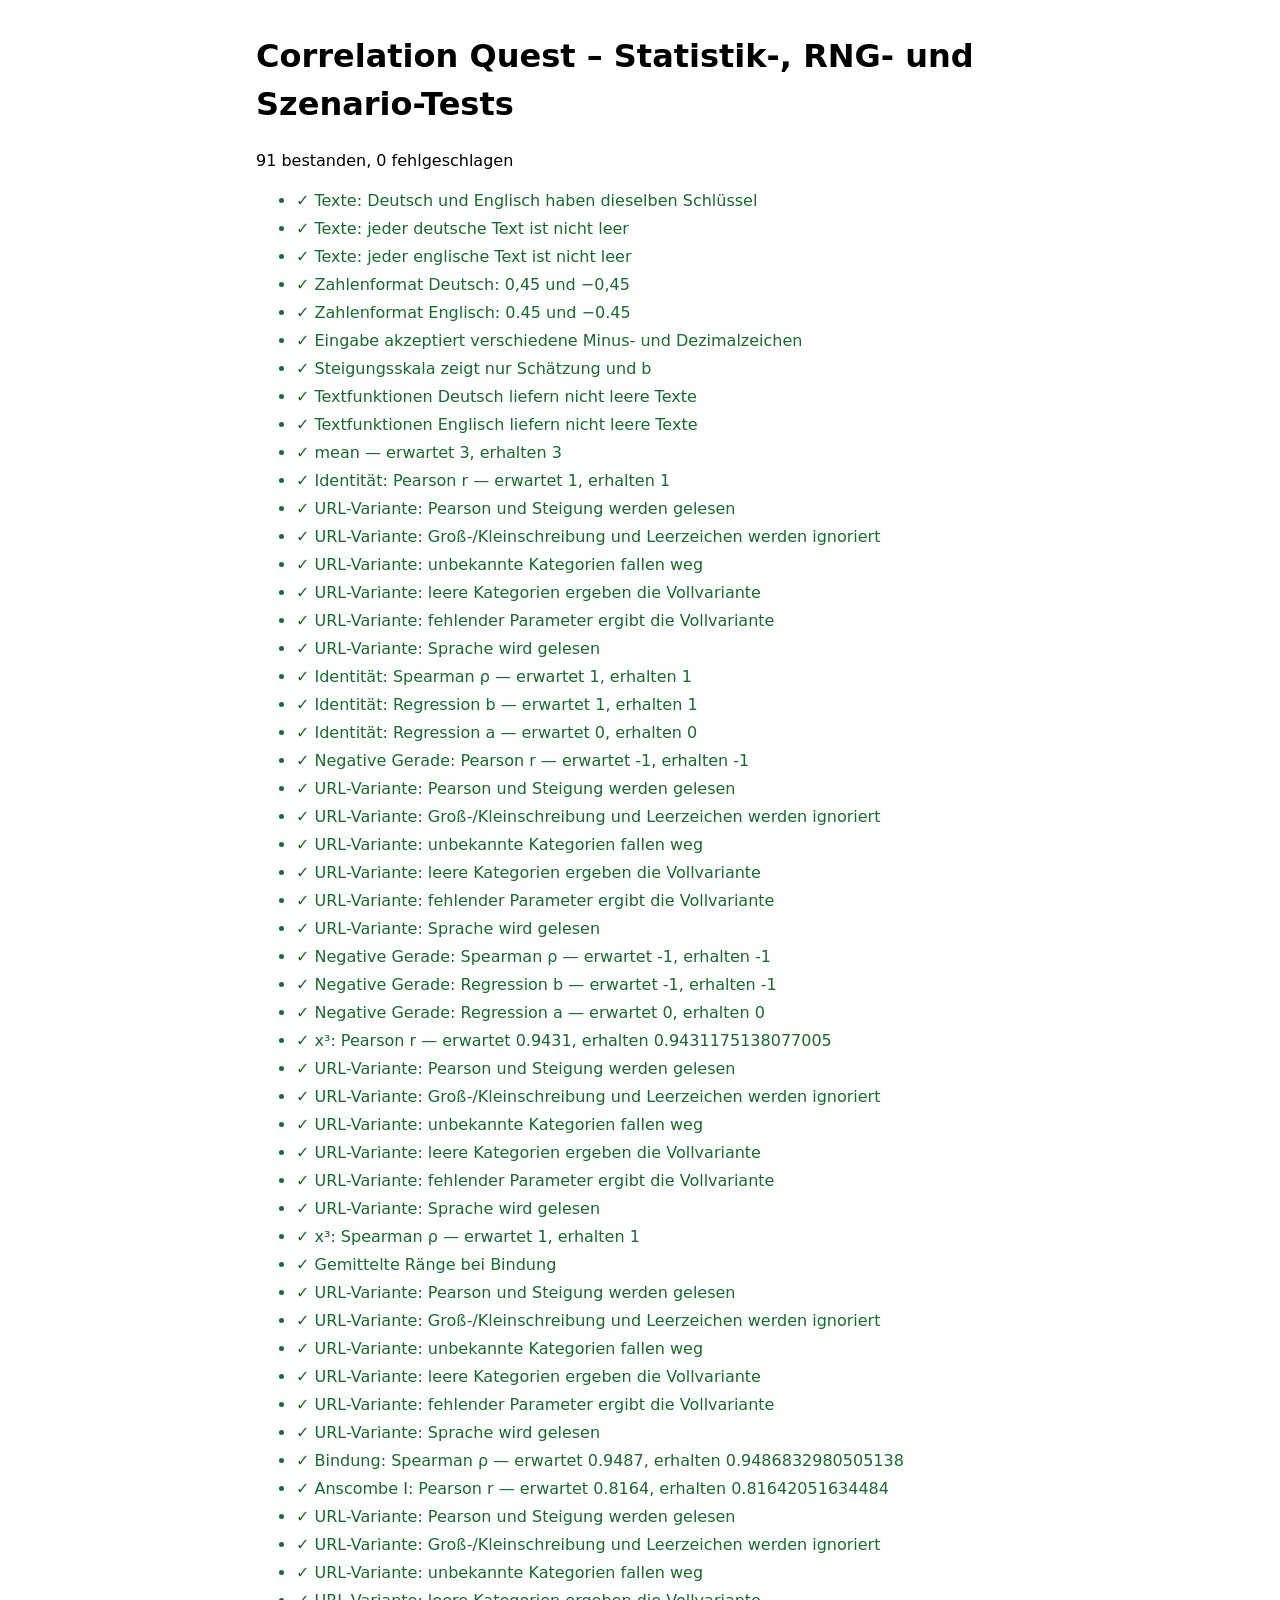
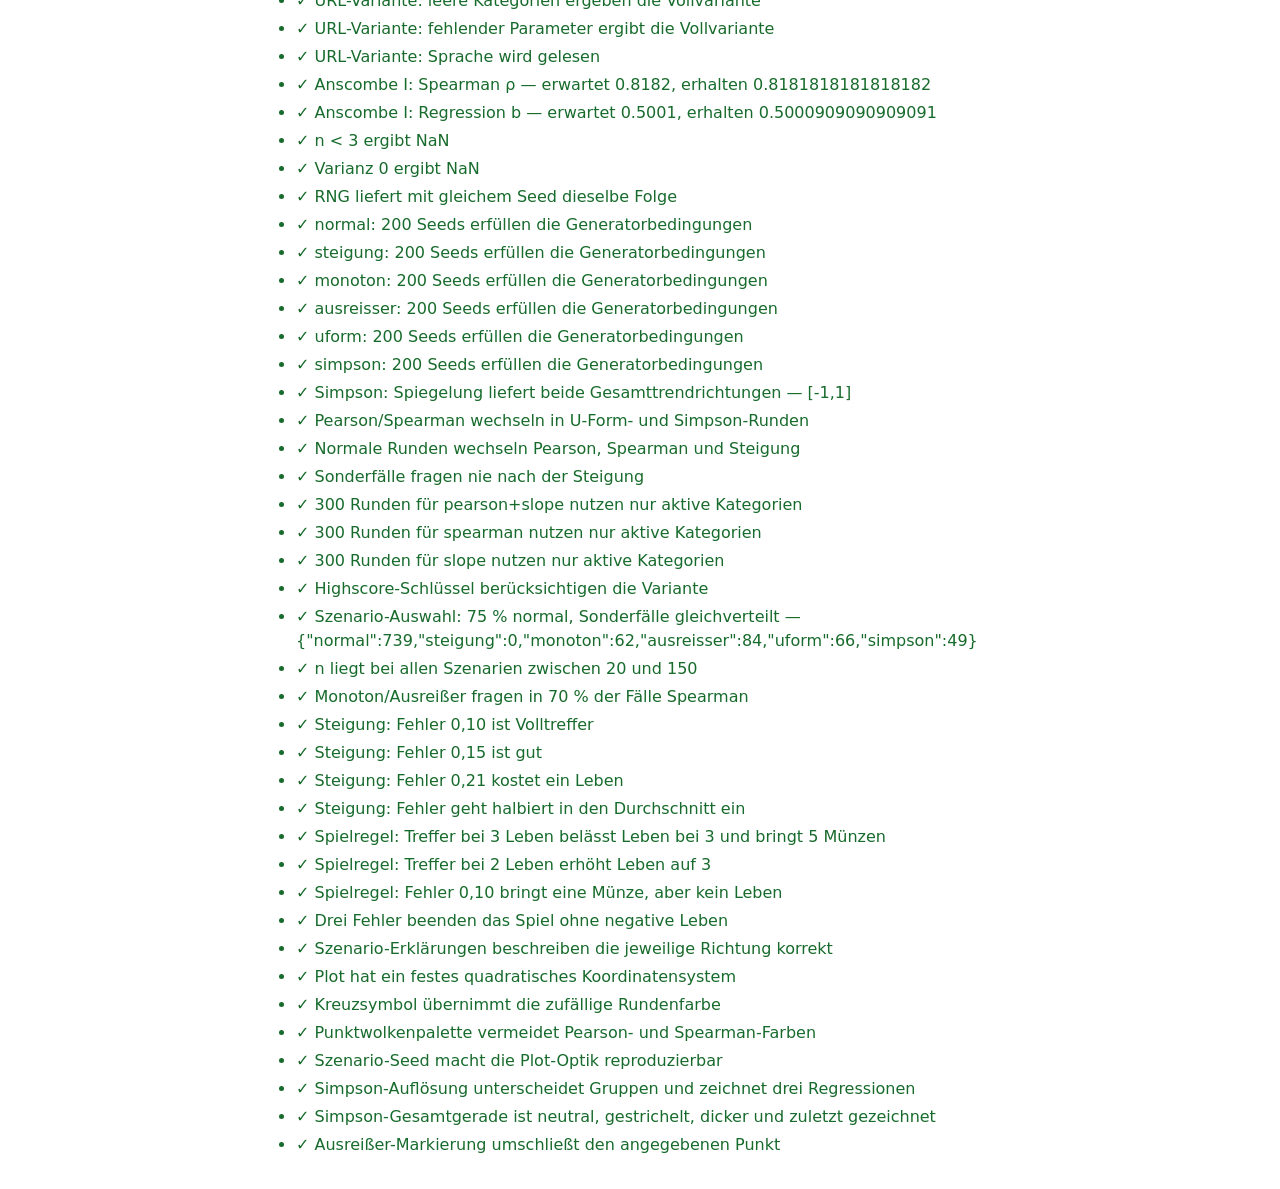
<file: tools/test.html>
<!doctype html>
<html lang="de">
  <head>
    <meta charset="utf-8">
    <meta name="viewport" content="width=device-width, initial-scale=1">
    <title>Correlation Quest – Tests</title>
    <style>
      body { font: 16px/1.5 system-ui, sans-serif; margin: 2rem auto; max-width: 48rem; padding: 0 1rem; }
      .pass { color: #176b2c; }
      .fail { color: #b42318; }
      li { margin: 0.25rem 0; }
    </style>
  </head>
  <body>
    <h1>Correlation Quest – Statistik-, RNG- und Szenario-Tests</h1>
    <p id="summary" aria-live="polite">Tests laufen …</p>
    <ul id="results"></ul>
    <script type="module">
      import { createRng } from "../js/rng.js";
      import {
        colorizeGroups,
        drawGroupRegressionLines,
        drawRegressionLine,
        markOutlier,
        renderPlot,
      } from "../js/plot.js";
      import {
        advanceRound,
        createGameState,
        parseGuessInput,
        resolveRound,
        startRound,
      } from "../js/game.js";
      import {
        explanationFor,
        formatNumber,
        setLanguage,
        TEXTS_DE,
        TEXTS_EN,
      } from "../js/texts.js";
      import { linearRegression, mean, pearson, ranks, spearman } from "../js/stats.js";
      import { createResultScale } from "../js/resultscale.js";
      import { highscoreKey, parseVariant } from "../js/variant.js";
      import {
        createScenario,
        generateMonotonic,
        generateNormal,
        generateOutlier,
        generateSlope,
        generateSimpson,
        generateUForm,
        selectCoefficient,
      } from "../js/scenarios.js";

      const tolerance = 0.0001;
      const results = document.getElementById("results");
      let passed = 0;
      let failed = 0;

      function check(name, condition, detail = "") {
        const item = document.createElement("li");
        item.className = condition ? "pass" : "fail";
        item.textContent = `${condition ? "✓" : "✗"} ${name}${detail ? ` — ${detail}` : ""}`;
        results.append(item);
        if (condition) passed += 1;
        else failed += 1;
      }

      function near(actual, expected) {
        return Number.isFinite(actual) && Math.abs(actual - expected) <= tolerance;
      }

      function checkNear(name, actual, expected) {
        check(name, near(actual, expected), `erwartet ${expected}, erhalten ${actual}`);
      }

      function checkReference(name, x, y, expected) {
        if (expected.r !== undefined) {
          checkNear(`${name}: Pearson r`, pearson(x, y), expected.r);
        }

        check("URL-Variante: Pearson und Steigung werden gelesen",
          JSON.stringify(parseVariant("?categories=pearson,slope").categories)
            === JSON.stringify(["pearson", "slope"]));
        check("URL-Variante: Groß-/Kleinschreibung und Leerzeichen werden ignoriert",
          JSON.stringify(parseVariant("?categories=PEARSON, Slope").categories)
            === JSON.stringify(["pearson", "slope"]));
        check("URL-Variante: unbekannte Kategorien fallen weg",
          JSON.stringify(parseVariant("?categories=foo").categories)
            === JSON.stringify(["pearson", "spearman", "slope"]));
        check("URL-Variante: leere Kategorien ergeben die Vollvariante",
          JSON.stringify(parseVariant("?categories=").categories)
            === JSON.stringify(["pearson", "spearman", "slope"]));
        check("URL-Variante: fehlender Parameter ergibt die Vollvariante",
          JSON.stringify(parseVariant("").categories)
            === JSON.stringify(["pearson", "spearman", "slope"]));
        check("URL-Variante: Sprache wird gelesen",
          parseVariant("?categories=slope&lang=en").language === "en");

        if (expected.rho !== undefined) {
          checkNear(`${name}: Spearman ρ`, spearman(x, y), expected.rho);
        }
        if (expected.b !== undefined) {
          checkNear(`${name}: Regression b`, linearRegression(x, y).b, expected.b);
        }
        if (expected.a !== undefined) {
          checkNear(`${name}: Regression a`, linearRegression(x, y).a, expected.a);
        }
      }

      function textKeys(value, prefix = "") {
        return Object.entries(value).flatMap(([key, entry]) => {
          const path = prefix ? `${prefix}.${key}` : key;
          return entry && typeof entry === "object" && typeof entry !== "function"
            ? textKeys(entry, path) : [path];
        }).sort();
      }

      const germanKeys = textKeys(TEXTS_DE);
      const englishKeys = textKeys(TEXTS_EN);
      check("Texte: Deutsch und Englisch haben dieselben Schlüssel",
        JSON.stringify(germanKeys) === JSON.stringify(englishKeys));
      check("Texte: jeder deutsche Text ist nicht leer",
        germanKeys.every((key) => {
          const value = key.split(".").reduce((object, part) => object[part], TEXTS_DE);
          return typeof value === "function" || (typeof value === "string" && value.trim() !== "");
        }));
      check("Texte: jeder englische Text ist nicht leer",
        englishKeys.every((key) => {
          const value = key.split(".").reduce((object, part) => object[part], TEXTS_EN);
          return typeof value === "function" || (typeof value === "string" && value.trim() !== "");
        }));
      setLanguage("de");
      check("Zahlenformat Deutsch: 0,45 und −0,45",
        formatNumber(0.45) === "0,45" && formatNumber(-0.45) === "−0,45");
      setLanguage("en");
      check("Zahlenformat Englisch: 0.45 und −0.45",
        formatNumber(0.45) === "0.45" && formatNumber(-0.45) === "−0.45");
      check("Eingabe akzeptiert verschiedene Minus- und Dezimalzeichen",
        parseGuessInput("−0,45") === -0.45
          && parseGuessInput("-0.45") === -0.45
          && parseGuessInput("-,5") === -0.5);
      const slopeScale = createResultScale({
        estimate: 0.2,
        pearson: 0.7,
        slope: 0.8,
        asked: "slope",
        min: -2,
        max: 2,
        tolerance: { wide: 0.2, narrow: 0.1 },
        labels: {
          estimate: "Schätzung",
          pearson: "Pearson r",
          slope: "Steigung b",
          ariaLabel: "Steigungsskala",
        },
      });
      check("Steigungsskala zeigt nur Schätzung und b",
        slopeScale.querySelector(".marker-estimate")
          && slopeScale.querySelector(".marker-slope")
          && !slopeScale.querySelector(".marker-pearson"));
      setLanguage("de");
      for (const [language, texts] of [["Deutsch", TEXTS_DE], ["Englisch", TEXTS_EN]]) {
        const generated = [
          texts.charactersLoadError("x"),
          texts.roundResolved(1),
          texts.scaleAria("0.00", "0.45", "0.45"),
          texts.guessResult("0.00", "0.45"),
          texts.scenarioExplanations.normalDifference,
        ];
        check(`Textfunktionen ${language} liefern nicht leere Texte`,
          generated.every((text) => typeof text === "string" && text.trim() !== ""));
      }

      const sequence = [1, 2, 3, 4, 5];
      checkNear("mean", mean(sequence), 3);
      checkReference("Identität", sequence, sequence, { r: 1, rho: 1, a: 0, b: 1 });
      checkReference("Negative Gerade", sequence, sequence.map((value) => -value), {
        r: -1,
        rho: -1,
        a: 0,
        b: -1,
      });

      const cubes = sequence.map((value) => value ** 3);
      checkReference("x³", sequence, cubes, { r: 0.9431, rho: 1 });

      const tiedX = [1, 2, 2, 3];
      const tiedY = [1, 2, 3, 4];
      check("Gemittelte Ränge bei Bindung", JSON.stringify(ranks(tiedX)) === JSON.stringify([1, 2.5, 2.5, 4]));
      checkReference("Bindung", tiedX, tiedY, { rho: 0.9487 });

      const anscombeX = [10, 8, 13, 9, 11, 14, 6, 4, 12, 7, 5];
      const anscombeY = [8.04, 6.95, 7.58, 8.81, 8.33, 9.96, 7.24, 4.26, 10.84, 4.82, 5.68];
      checkReference("Anscombe I", anscombeX, anscombeY, {
        r: 0.8164,
        rho: 0.8182,
        b: 0.5001,
      });

      check("n < 3 ergibt NaN", Number.isNaN(pearson([1, 2], [1, 2]))
        && Number.isNaN(spearman([1, 2], [1, 2]))
        && Number.isNaN(linearRegression([1, 2], [1, 2]).b));
      check("Varianz 0 ergibt NaN", Number.isNaN(pearson([1, 1, 1], [1, 2, 3]))
        && Number.isNaN(spearman([1, 1, 1], [1, 2, 3]))
        && Number.isNaN(linearRegression([1, 1, 1], [1, 2, 3]).b));

      const firstRng = createRng(12345);
      const secondRng = createRng(12345);
      const firstSequence = Array.from({ length: 10 }, () => firstRng.random());
      const secondSequence = Array.from({ length: 10 }, () => secondRng.random());
      check("RNG liefert mit gleichem Seed dieselbe Folge", firstSequence.every(
        (value, index) => value === secondSequence[index],
      ));

      const generators = [
        ["normal", generateNormal],
        ["steigung", generateSlope],
        ["monoton", generateMonotonic],
        ["ausreisser", generateOutlier],
        ["uform", generateUForm],
        ["simpson", generateSimpson],
      ];

      for (const [type, generate] of generators) {
        let valid = true;
        let detail = "";
        const overallSigns = new Set();
        for (let seed = 0; seed < 200 && valid; seed += 1) {
          const rng = createRng(seed);
          const n = rng.integer(20, 150);
          const scenario = generate(rng, n);
          const x = scenario.points.map((point) => point.x);
          const y = scenario.points.map((point) => point.y);
          const r = pearson(x, y);
          const rho = spearman(x, y);
          const b = linearRegression(x, y).b;
          valid = scenario.type === type
            && scenario.points.length === n
            && Number.isFinite(r)
            && Number.isFinite(rho)
            && Number.isFinite(b)
            && scenario.points.every((point) => (
              Number.isFinite(point.x) && Number.isFinite(point.y)
                && point.x >= 0.05 && point.x <= 0.95
                && point.y >= 0.05 && point.y <= 0.95
            ))
            && (type === "steigung"
              || (Math.min(...x) === 0.05 && Math.max(...x) === 0.95
                && Math.min(...y) === 0.05 && Math.max(...y) === 0.95));

          if (type === "steigung") {
            const contrastValid = scenario.contrast === null
              || (scenario.contrast === "flat" && Math.abs(r) >= 0.8 && Math.abs(b) <= 0.4)
              || (scenario.contrast === "steep" && Math.abs(r) <= 0.6 && Math.abs(b) >= 1);
            valid = valid && Math.abs(b) <= 1.9 && contrastValid;
          }

          if (type === "monoton") {
            const ordered = scenario.points.every((point, index) => (
              index === 0 || point.x > scenario.points[index - 1].x
            ));
            const increasing = scenario.points.every((point, index) => (
              index === 0 || point.y > scenario.points[index - 1].y
            ));
            const decreasing = scenario.points.every((point, index) => (
              index === 0 || point.y < scenario.points[index - 1].y
            ));
            valid = valid && ordered && (increasing || decreasing) && Math.abs(r - rho) >= 0.15;
          } else if (type === "ausreisser") {
            valid = valid && scenario.outlierIndex === n - 1 && Math.abs(r - rho) >= 0.15;
          } else if (type === "uform") {
            valid = valid && Math.abs(r) < 0.15 && Math.abs(rho) < 0.15;
          } else if (type === "simpson") {
            overallSigns.add(Math.sign(r));
            const groupRs = scenario.groups.map((group) => {
              const points = scenario.points.filter((point) => point.group === group);
              return pearson(
                points.map((point) => point.x),
                points.map((point) => point.y),
              );
            });
            valid = valid && Math.abs(r) >= 0.3
              && groupRs.every((groupR) => Math.abs(groupR) >= 0.5 && groupR * r < 0);
          }
          if (!valid) detail = `Seed ${seed}: r=${r}, ρ=${rho}`;
        }
        check(`${type}: 200 Seeds erfüllen die Generatorbedingungen`, valid, detail);
        if (type === "simpson") {
          check("Simpson: Spiegelung liefert beide Gesamttrendrichtungen",
            overallSigns.has(-1) && overallSigns.has(1), JSON.stringify([...overallSigns]));
        }
      }

      const roundTypes = ["uform", "simpson"];
      check("Pearson/Spearman wechseln in U-Form- und Simpson-Runden",
        roundTypes.every((type) => (
          selectCoefficient(type, 1, createRng(1)) === "pearson"
            && selectCoefficient(type, 2, createRng(1)) === "spearman"
        )));
      check("Normale Runden wechseln Pearson, Spearman und Steigung",
        [1, 2, 3, 4, 5, 6].every((round, index) => (
          selectCoefficient("normal", round, createRng(1))
            === ["pearson", "spearman", "slope"][index % 3]
        )));
      check("Sonderfälle fragen nie nach der Steigung",
        ["monoton", "ausreisser", "uform", "simpson"].every((type) => (
          [1, 2, 3].every((round) => selectCoefficient(type, round, createRng(1)) !== "slope")
        )));

        for (const categories of [["pearson", "slope"], ["spearman"], ["slope"]]) {
          let valid = true;
          let detail = "";
          for (let round = 1; round <= 300 && valid; round += 1) {
            const scenario = createScenario(round, round, round, categories);
            valid = categories.includes(scenario.coefficient)
              && (scenario.type !== "monoton" && scenario.type !== "ausreisser"
                || categories.includes("spearman"));
            if (!valid) detail = `${scenario.type}/${scenario.coefficient}`;
          }
          check(`300 Runden für ${categories.join("+")} nutzen nur aktive Kategorien`, valid, detail);
        }
        check("Highscore-Schlüssel berücksichtigen die Variante",
          highscoreKey(["pearson", "spearman", "slope"]) === "correlation-guesser-highscore"
            && highscoreKey(["pearson", "slope"]) === "correlation-guesser-highscore:pearson+slope");

      let spearmanCount = 0;
      let sampleSizesValid = true;
      const scenarioCounts = {
        normal: 0, steigung: 0, monoton: 0, ausreisser: 0, uform: 0, simpson: 0,
      };
      for (let seed = 0; seed < 1000; seed += 1) {
        const scenario = createScenario(seed, 1);
        scenarioCounts[scenario.type] += 1;
        if (scenario.type === "monoton" || scenario.type === "ausreisser") {
          if (scenario.coefficient === "spearman") spearmanCount += 1;
        }
        sampleSizesValid = sampleSizesValid && scenario.n === scenario.points.length
          && scenario.n >= 20 && scenario.n <= 150
          && (scenario.type === "steigung" ? scenario.coefficient === "slope"
            : scenario.type === "monoton" || scenario.type === "ausreisser"
            ? scenario.coefficient === "pearson" || scenario.coefficient === "spearman"
            : scenario.coefficient === "pearson");
      }
      check("Szenario-Auswahl: 75 % normal, Sonderfälle gleichverteilt",
        scenarioCounts.normal + scenarioCounts.steigung > 700
          && scenarioCounts.normal + scenarioCounts.steigung < 800
          && Object.values(scenarioCounts).slice(2).every((count) => count > 40 && count < 90),
        JSON.stringify(scenarioCounts));
      check("n liegt bei allen Szenarien zwischen 20 und 150", sampleSizesValid);
      check("Monoton/Ausreißer fragen in 70 % der Fälle Spearman",
        spearmanCount / (scenarioCounts.monoton + scenarioCounts.ausreisser) > 0.65
          && spearmanCount / (scenarioCounts.monoton + scenarioCounts.ausreisser) < 0.75);

      const slopeScenario = {
        type: "steigung",
        coefficient: "slope",
        points: [{ x: 0.05, y: 0.05 }, { x: 0.5, y: 0.5 }, { x: 0.95, y: 0.95 }],
      };
      const slopeState = startRound(createGameState(), slopeScenario);
      const slopeHit = resolveRound(slopeState, 0.9);
      const slopeGood = resolveRound(startRound(createGameState(), slopeScenario), 0.85);
      const slopeMiss = resolveRound(startRound(createGameState(), slopeScenario), 0.79);
      check("Steigung: Fehler 0,10 ist Volltreffer", slopeHit.result.error === 0.1
        && slopeHit.coins === 5 && slopeHit.lives === 3);
      check("Steigung: Fehler 0,15 ist gut", slopeGood.result.error === 0.15
        && slopeGood.coins === 1 && slopeGood.lives === 3);
      check("Steigung: Fehler 0,21 kostet ein Leben", slopeMiss.result.error === 0.21
        && slopeMiss.coins === 0 && slopeMiss.lives === 2);
      check("Steigung: Fehler geht halbiert in den Durchschnitt ein",
        slopeHit.result.averageError === 0.05);

      const exactScenario = {
        type: "normal",
        coefficient: "pearson",
        points: [{ x: 0.05, y: 0.05 }, { x: 0.5, y: 0.5 }, { x: 0.95, y: 0.95 }],
      };
      const preciseRound = resolveRound(startRound(createGameState(), exactScenario), 0.95);
      check("Spielregel: Treffer bei 3 Leben belässt Leben bei 3 und bringt 5 Münzen",
        preciseRound.result.error === 0.05
          && preciseRound.coins === 5 && preciseRound.lives === 3);
      const twoLivesState = { ...createGameState(), lives: 2 };
      const recoveredRound = resolveRound(startRound(twoLivesState, exactScenario), 0.95);
      check("Spielregel: Treffer bei 2 Leben erhöht Leben auf 3",
        recoveredRound.result.error === 0.05
          && recoveredRound.coins === 5 && recoveredRound.lives === 3);
      const closeRound = resolveRound(startRound(createGameState(), exactScenario), 0.9);
      check("Spielregel: Fehler 0,10 bringt eine Münze, aber kein Leben",
        closeRound.result.error === 0.1
          && closeRound.coins === 1 && closeRound.lives === 3);
      let losingRound = createGameState();
      for (let round = 0; round < 3; round += 1) {
        losingRound = startRound(losingRound, exactScenario);
        losingRound = resolveRound(losingRound, 0.89);
        losingRound = advanceRound(losingRound);
      }
      check("Drei Fehler beenden das Spiel ohne negative Leben",
        losingRound.phase === "gameover" && losingRound.lives === 0);
      check("Szenario-Erklärungen beschreiben die jeweilige Richtung korrekt",
        explanationFor({ type: "simpson" }, { pearson: 0.6 }).includes("steigt")
          && explanationFor({ type: "simpson" }, { pearson: -0.6 }).includes("fällt")
          && explanationFor({ type: "monoton" }, { spearman: -1 }).includes("fallen"));

      const plotContainer = document.createElement("div");
      document.body.append(plotContainer);
      const simpson = generateSimpson(createRng(2468), 60);
      const plotSvg = renderPlot(plotContainer, simpson.points, { random: () => 0.5 });
      check("Plot hat ein festes quadratisches Koordinatensystem",
        plotSvg.getAttribute("viewBox") === "0 0 600 600"
          && plotSvg.querySelectorAll(".plot-point").length === simpson.points.length
          && [...plotSvg.querySelectorAll(".plot-tick-label")].filter(
            (label) => ["0", "0,25", "0,5", "0,75", "1"].includes(label.textContent),
          ).length === 10);
      const crossSvg = renderPlot(plotContainer, simpson.points, { random: () => 0.99 });
      const cross = crossSvg.querySelector(".plot-point");
      check("Kreuzsymbol übernimmt die zufällige Rundenfarbe",
        cross.firstElementChild.getAttribute("stroke") === "currentColor"
          && cross.getAttribute("color") === cross.getAttribute("fill"));

      const expectedPlotColors = new Set([
        "#005B94", "#806040", "#805000", "#4A5568", "#0072B2", "#A65F00",
      ]);
      const renderedPlotColors = new Set(Array.from({ length: 6 }, (_, index) => {
        const color = (index + 0.1) / 6;
        const coloredPlot = renderPlot(plotContainer, simpson.points, { random: () => color });
        return coloredPlot.querySelector(".plot-point").getAttribute("fill");
      }));
      check("Punktwolkenpalette vermeidet Pearson- und Spearman-Farben",
        renderedPlotColors.size === expectedPlotColors.size
          && [...renderedPlotColors].every((color) => expectedPlotColors.has(color)));

      const seededScenario = createScenario(684, 1);
      const seededPlot = renderPlot(plotContainer, seededScenario.points, {
        random: createRng(seededScenario.seed).random,
      });
      const seededStyle = seededPlot.querySelector(".plot-point");
      const repeatedPlot = renderPlot(plotContainer, seededScenario.points, {
        random: createRng(seededScenario.seed).random,
      });
      const repeatedStyle = repeatedPlot.querySelector(".plot-point");
      check("Szenario-Seed macht die Plot-Optik reproduzierbar",
        seededScenario.seed === 684
          && seededStyle.getAttribute("fill") === repeatedStyle.getAttribute("fill")
          && seededStyle.firstElementChild.tagName === repeatedStyle.firstElementChild.tagName
          && seededStyle.getAttribute("opacity") === repeatedStyle.getAttribute("opacity"));

      const groupedSvg = renderPlot(plotContainer, simpson.points, { random: () => 0.5 });
      colorizeGroups(groupedSvg);
      const groupStyles = new Set([...groupedSvg.querySelectorAll(".plot-point")].map((point) => (
        `${point.getAttribute("fill")}:${point.firstElementChild.tagName}`
      )));
      const groupLines = drawGroupRegressionLines(groupedSvg, simpson.points, simpson.groups);
      const overallLine = drawRegressionLine(groupedSvg, simpson.points, {
        color: "#3F3F46",
        className: "regression-line overall-regression-line",
        strokeWidth: 4.5,
        strokeDasharray: "10 7",
      }).line;
      check("Simpson-Auflösung unterscheidet Gruppen und zeichnet drei Regressionen",
        groupStyles.size === 3 && groupLines.length === 3
          && groupLines.every(({ b }) => Number.isFinite(b))
          && [...groupStyles].every((style) => (
            ["#005B94", "#806040", "#805000"].some((color) => style.startsWith(`${color}:`))
          )));
      check("Simpson-Gesamtgerade ist neutral, gestrichelt, dicker und zuletzt gezeichnet",
        overallLine === groupedSvg.lastElementChild
          && overallLine.getAttribute("stroke") === "#3F3F46"
          && overallLine.getAttribute("stroke-width") === "4.5"
          && overallLine.getAttribute("stroke-dasharray") === "10 7");

      const outlier = generateOutlier(createRng(84), 60);
      const outlierSvg = renderPlot(plotContainer, outlier.points, {
        random: createRng(84).random,
      });
      markOutlier(outlierSvg, outlier.outlierIndex);
      check("Ausreißer-Markierung umschließt den angegebenen Punkt",
        outlierSvg.querySelector(".outlier-marker")?.getAttribute("cx")
          === outlierSvg.querySelector(
            `.plot-point[data-index="${outlier.outlierIndex}"]`,
          )?.getAttribute("data-x"));
      plotContainer.remove();

      document.getElementById("summary").textContent = `${passed} bestanden, ${failed} fehlgeschlagen`;
    </script>
  </body>
</html>
</file>
<file: css/characters.css>
.character-frame {
  display: inline-flex;
  flex: 0 0 auto;
  align-items: flex-end;
  justify-content: center;
  position: relative;
  vertical-align: bottom;
}

.character-image {
  display: block;
  position: absolute;
  bottom: 0;
  left: 50%;
  transform: translateX(-50%);
  max-width: none;
  image-rendering: pixelated;
}

.character-frame.mirrored .character-image {
  transform: translateX(-50%) scaleX(-1);
}

.character-frame.points-right .character-image {
  left: 0;
  transform: none;
}

.character-frame.wippen {
  animation: wippen 1.8s steps(2, end) infinite;
  transform-origin: center bottom;
}

.character-frame.huepfen {
  animation: huepfen 600ms steps(4, end);
  transform-origin: center bottom;
}

@keyframes wippen {
  0%, 100% { transform: translateY(0); }
  50% { transform: translateY(-2px); }
}

@keyframes huepfen {
  0%, 100% { transform: translateY(0); }
  25% { transform: translateY(-6px); }
  50% { transform: translateY(-10px); }
  75% { transform: translateY(-4px); }
}

@media (prefers-reduced-motion: reduce) {
  .character-frame.wippen,
  .character-frame.huepfen {
    animation: none;
  }
}
</file>
